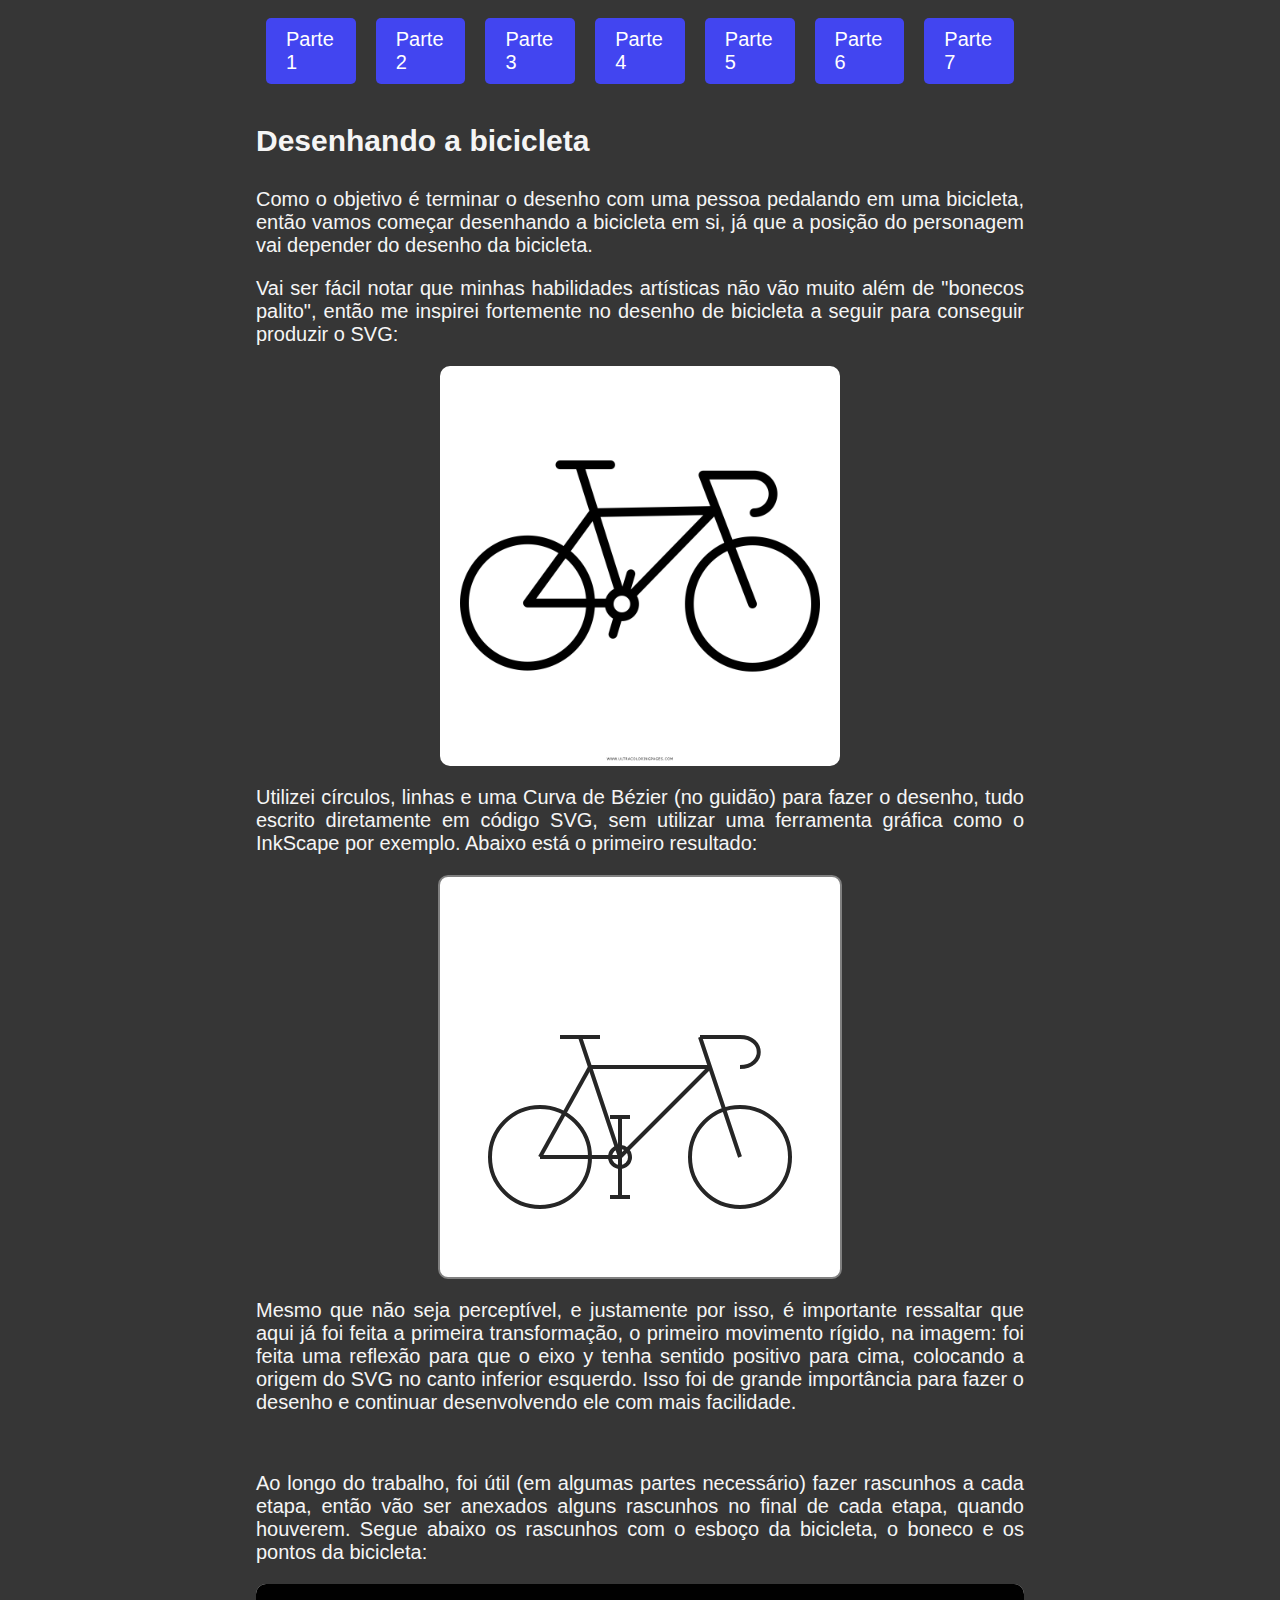
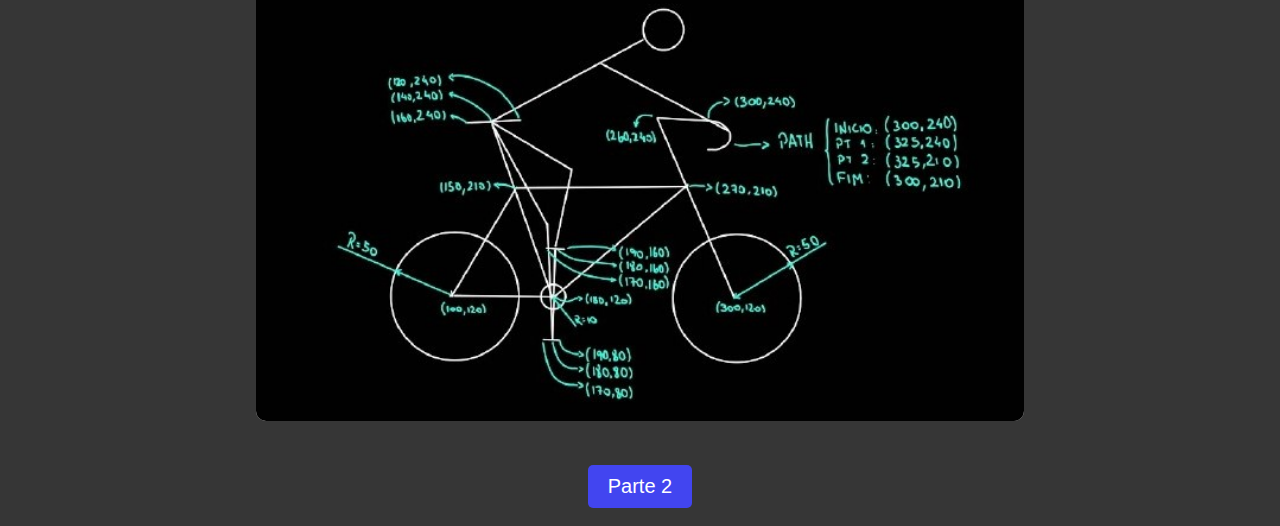
<file: index.html>
<!DOCTYPE html> <!-- Tipo do documento -->
<html lang="pt-br">
<!-- Idioma do documento -->


<!-- Pré definições do documento -->

<head>
	<!-- Codificação da página -->
	<meta charset="UTF-8">

	<!-- CSS -->
	<link rel="stylesheet" href="style.css" />
</head>


<!-- Corpo do documento -->

<body>

	<!-- Botões de navegação do topo da página -->
	<div class="botoes-paginas">
		<a href="index.html">Parte 1</a>
		<a href="parte_2.html">Parte 2</a>
		<a href="parte_3.html">Parte 3</a>
		<a href="parte_4.html">Parte 4</a>
		<a href="parte_5.html">Parte 5</a>
		<a href="parte_6.html">Parte 6</a>
		<a href="parte_7.html">Parte 7</a>
	</div>


	<!-- Comentários antes do SVG -->
	<h3>Desenhando a bicicleta</h3>
	<p>Como o objetivo é terminar o desenho com uma pessoa pedalando em uma bicicleta, então vamos começar desenhando a
		bicicleta em si, já que a posição do personagem vai depender do desenho da bicicleta.</p>
	<p>Vai ser fácil notar que minhas habilidades artísticas não vão muito além de "bonecos palito", então me inspirei
		fortemente no desenho de bicicleta a seguir para conseguir produzir o SVG:</p>
	<img src="imagens/bicicleta_inspiracao.png" alt="Desenho de bicicleta usado como base">
	<p>Utilizei círculos, linhas e uma Curva de Bézier (no guidão) para fazer o desenho, tudo escrito diretamente em
		código SVG, sem utilizar uma ferramenta gráfica como o InkScape por exemplo. Abaixo está o primeiro resultado:
	</p>


	<!-- Desenho SVG -->
	<svg class="bike" width=400 height=400 style="border:2px solid gray">
		<!-- https://www.ultracoloringpages.com/pt/p/bicicleta-desenho-para-colorir/f2f638f4c4646947e50cbd2223490a7d -->

		<!-- Rodas -->
		<circle cx=100 cy=120 r=50 />
		<circle cx=300 cy=120 r=50 />

		<!-- Estrado -->
		<line x1=100 y1=120 x2=180 y2=120 />
		<line x1=100 y1=120 x2=150 y2=210 />
		<line x1=180 y1=120 x2=140 y2=240 />
		<line x1=150 y1=210 x2=270 y2=210 />
		<line x1=180 y1=120 x2=270 y2=210 />
		<line x1=300 y1=120 x2=260 y2=240 />

		<!-- Guidão -->
		<line x1=300 y1=240 x2=260 y2=240 />
		<path d="M300 240 C 325,240 325,210 300,210" />

		<!-- Banco -->
		<line x1=120 y1=240 x2=160 y2=240 />

		<!-- Pedais - Eixo -->
		<circle cx=180 cy=120 r=10 />

		<!-- Pedais - Pedal 1 -->
		<line x1=180 y1=120 x2=180 y2=160 />
		<line x1=170 y1=160 x2=190 y2=160 />

		<!-- Pedais - Pedal 2 -->
		<line x1=180 y1=120 x2=180 y2=80 />
		<line x1=170 y1=80 x2=190 y2=80 />
	</svg>


	<!-- Comentários pós SVG -->
	<p>Mesmo que não seja perceptível, e justamente por isso, é importante ressaltar que aqui já foi feita a primeira
		transformação, o primeiro movimento rígido, na imagem: foi feita uma reflexão para que o eixo y tenha sentido
		positivo para cima, colocando a origem do SVG no canto inferior esquerdo. Isso foi de grande importância para
		fazer o desenho e continuar desenvolvendo ele com mais facilidade.</p>


	<!-- Rascunhos -->
	<br>
	<p>Ao longo do trabalho, foi útil (em algumas partes necessário) fazer rascunhos a cada etapa, então vão ser
		anexados alguns rascunhos no final de cada etapa, quando houverem. Segue abaixo os rascunhos com o esboço da
		bicicleta, o boneco e os pontos da bicicleta:</p>
	<img class="rascunhos" src="imagens/Pontos bicicleta.jpg" alt="Pontos da bicicleta">


	<!-- Botões de navegação do final da página -->
	<br>
	<div class="botoes-paginas">
		<a href="parte_2.html">Parte 2</a>
	</div>
</body>


</html>
</file>
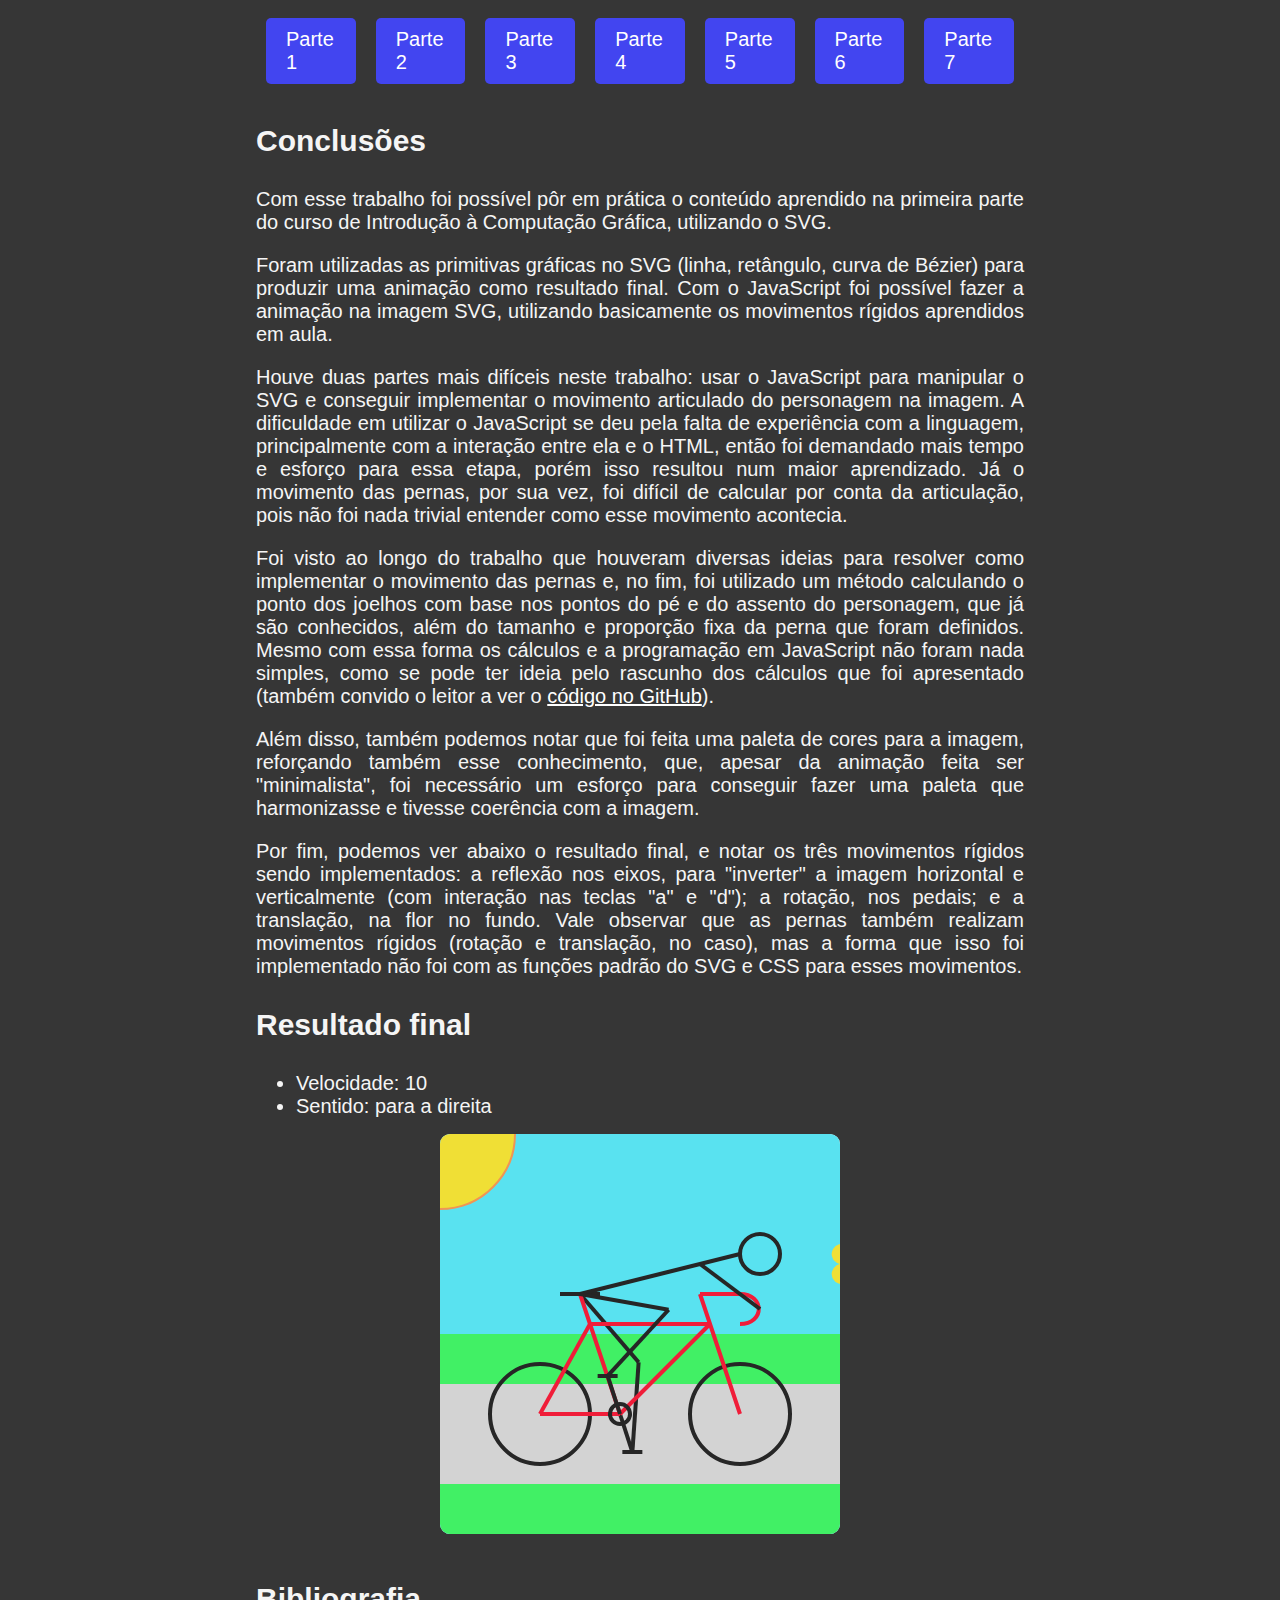
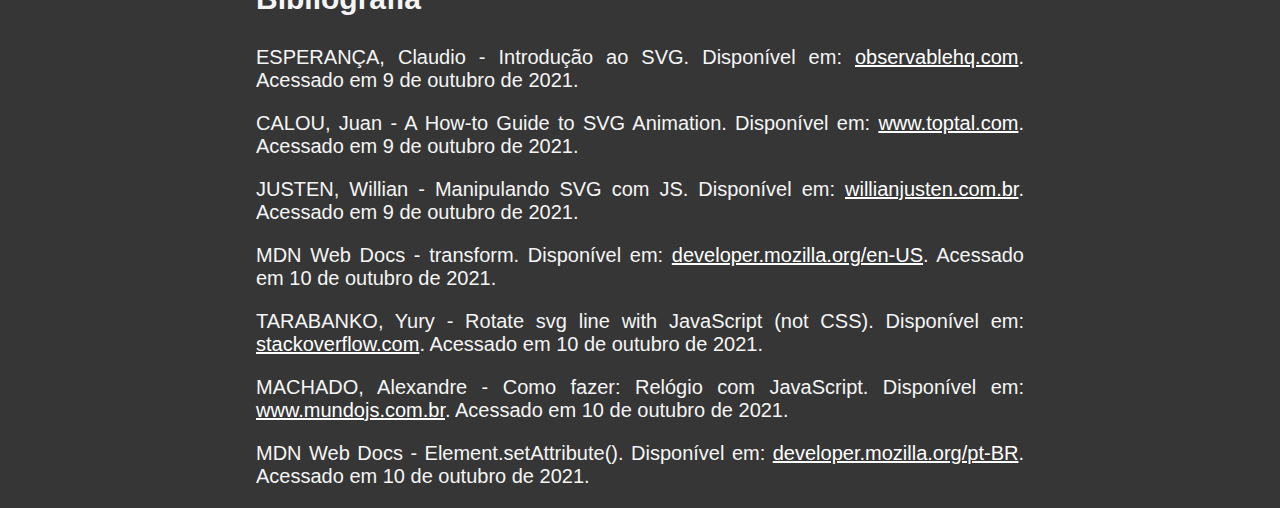
<file: conclusao.html>
<!DOCTYPE html> <!-- Tipo do documento -->
<html lang="pt-br">
<!-- Idioma do documento -->


<!-- Pré definições do documento -->

<head>
	<!-- Codificação da página -->
	<meta charset="UTF-8">

	<!-- CSS -->
	<link rel="stylesheet" href="style.css" />
</head>


<!-- Corpo do documento -->

<body>

	<!-- Botões de navegação do topo da página -->
	<div class="botoes-paginas">
		<a href="index.html">Parte 1</a>
		<a href="parte_2.html">Parte 2</a>
		<a href="parte_3.html">Parte 3</a>
		<a href="parte_4.html">Parte 4</a>
		<a href="parte_5.html">Parte 5</a>
		<a href="parte_6.html">Parte 6</a>
		<a href="parte_7.html">Parte 7</a>
	</div>

	<!-- Conclusão -->
	<h3>Conclusões</h3>
	<p>Com esse trabalho foi possível pôr em prática o conteúdo aprendido na primeira parte do curso de Introdução à
		Computação Gráfica, utilizando o SVG.</p>
	<p>Foram utilizadas as primitivas gráficas no SVG (linha, retângulo, curva de Bézier) para produzir uma animação
		como resultado final. Com o JavaScript foi possível fazer a animação na imagem SVG, utilizando basicamente os
		movimentos rígidos aprendidos em aula.</p>
	<p>Houve duas partes mais difíceis neste trabalho: usar o JavaScript para manipular o SVG e conseguir implementar o
		movimento articulado do personagem na imagem. A dificuldade em utilizar o JavaScript se deu pela falta de
		experiência com a linguagem, principalmente com a interação entre ela e o HTML, então foi demandado mais tempo e
		esforço para essa etapa, porém isso resultou num maior aprendizado. Já o movimento das pernas, por sua
		vez, foi difícil de calcular por conta da articulação, pois não foi nada trivial entender como esse movimento
		acontecia.</p>
	<p>Foi visto ao longo do trabalho que houveram diversas ideias para resolver como implementar o movimento das pernas
		e, no fim, foi utilizado um método calculando o ponto dos joelhos com base nos pontos do pé e do assento do
		personagem, que já são conhecidos, além do tamanho e proporção fixa da perna que foram definidos. Mesmo com essa
		forma os cálculos e a programação em JavaScript não foram nada simples, como se pode ter ideia pelo rascunho dos
		cálculos que foi apresentado (também convido o leitor a ver o <a href="https://github.com/BrunoFornaro/Trabalho-SVG-Introducao-a-computacao-grafica" target="_blank">código no GitHub</a>).</p>
	<p>Além disso, também podemos notar que foi feita uma paleta de cores para a imagem, reforçando também esse
		conhecimento, que, apesar da animação feita ser "minimalista", foi necessário um esforço para conseguir fazer uma
		paleta que harmonizasse e tivesse coerência com a imagem.</p>
	<p>Por fim, podemos ver abaixo o resultado final, e notar os três movimentos rígidos sendo implementados: a reflexão
		nos eixos, para "inverter" a imagem horizontal e verticalmente (com interação nas teclas "a" e "d"); a rotação,
		nos pedais; e a translação, na flor no fundo. Vale observar que as pernas também realizam movimentos rígidos
		(rotação e translação, no caso), mas a forma que isso foi implementado não foi com as funções padrão do SVG e
		CSS para esses movimentos.</p>


	<h3>Resultado final</h3>
	<!-- Dados atuais da animação -->
	<ul>
		<li id="velocidade"></li>
		<li id="sentido"></li>
	</ul>


	<!-- Desenho SVG -->
	<svg class="bike" id="bike" width=400 height=400>
		<!-- Fundo -->
		<rect id="ceu" x=0 y=0 width=400 height=400 />
		<rect id="grama" x=0 y=0 width=400 height=200 />
		<rect id="estrada" x=0 y=50 width=400 height=100 />
		<circle id="sol" cx=0 cy=400 r=75 />


		<!-- Florzinha -->
		<g id="flor">
			<!-- Caule -->
			<line x1=100 y1=190 x2=100 y2=270 />

			<!-- Pétalas -->
			<g id="petalas">
				<circle cx=100 cy=250 r=10 transform="rotate(0,100,270)" />
				<circle cx=100 cy=250 r=10 transform="rotate(60,100,270)" />
				<circle cx=100 cy=250 r=10 transform="rotate(120,100,270)" />
				<circle cx=100 cy=250 r=10 transform="rotate(180,100,270)" />
				<circle cx=100 cy=250 r=10 transform="rotate(240,100,270)" />
				<circle cx=100 cy=250 r=10 transform="rotate(300,100,270)" />
			</g>

			<!-- Centro da flor -->
			<circle cx=100 cy=270 r=15 transform="rotate(300,100,270)" />
		</g>


		<!-- Perna 1 -->
		<!-- Valores zero são inseridos com JavaScript -->
		<!-- Coxa -->
		<line id="canela_1" x1=0 y1=0 x2=0 y2=0 />
		<!-- Canela -->
		<line id="coxa_1" x1=140 y1=240 x2=0 y2=0 />

		<!-- Pedal 1 -->
		<g id="pedal_tras">
			<!-- Haste -->
			<line id="haste_1" x1=180 y1=120 x2=180 y2=160 />
			<!-- Pedal -->
			<line id="pedal_1" x1=170 y1=160 x2=190 y2=160 />
		</g>

		<!-- Bicicleta -->
		<!-- Rodas -->
		<circle cx=100 cy=120 r=50 />
		<circle cx=300 cy=120 r=50 />

		<g id="metal_bicicleta">
			<!-- Estrado -->
			<line x1=100 y1=120 x2=180 y2=120 />
			<line x1=100 y1=120 x2=150 y2=210 />
			<line x1=180 y1=120 x2=140 y2=240 />
			<line x1=150 y1=210 x2=270 y2=210 />
			<line x1=180 y1=120 x2=270 y2=210 />
			<line x1=300 y1=120 x2=260 y2=240 />


			<!-- Guidão -->
			<line x1=300 y1=240 x2=260 y2=240 />
			<path d="M300 240 C 325,240 325,210 300,210" />
		</g>

		<!-- Banco -->
		<line x1=120 y1=240 x2=160 y2=240 />


		<!-- Pedal - Eixo -->
		<circle cx=180 cy=120 r=10 />


		<!-- Pedal 1 -->
		<g id="pedal_frente">
			<!-- Haste -->
			<line x1=180 y1=120 x2=180 y2=80 />
			<!-- Pedal -->
			<line id="pedal_2" x1=170 y1=80 x2=190 y2=80 />
		</g>

		<!-- Tronco -->
		<line x1=140 y1=240 x2=300 y2=280 />

		<!-- Cabeça -->
		<circle cx=320 cy=280 r=20 />

		<!-- Braços -->
		<line x1=260 y1=270 x2=320 y2=225 />
		<!-- Vale ser honesto que a posição da mão foi feita no olho até ficar bom-->

		<!-- Perna 2 -->
		<!-- Coxa -->
		<line id="canela_2" x1=0 y1=0 x2=0 y2=0 />
		<!-- Canela -->
		<line id="coxa_2" x1=140 y1=240 x2=0 y2=0 />

	</svg>

	<!-- Bibliografia -->
	<br>
	<h3>Bibliografia</h3>
	<p>ESPERANÇA, Claudio - Introdução ao SVG. Disponível em: <a
			href="https://observablehq.com/@esperanc/introducao-ao-svg" target="_blank">observablehq.com</a>. Acessado
		em 9 de outubro de 2021.</p>
	<p>CALOU, Juan - A How-to Guide to SVG Animation. Disponível em: <a
			href="https://www.toptal.com/front-end/svg-animation-guide" target="_blank">www.toptal.com</a>. Acessado em
		9 de outubro de 2021.</p>
	<p>JUSTEN, Willian - Manipulando SVG com JS. Disponível em: <a
			href="https://willianjusten.com.br/manipulando-svg-com-js" target="_blank">willianjusten.com.br</a>.
		Acessado em 9 de outubro de 2021.</p>
	<p>MDN Web Docs - transform. Disponível em: <a
			href="https://developer.mozilla.org/en-US/docs/Web/SVG/Attribute/transform"
			target="_blank">developer.mozilla.org/en-US</a>. Acessado em 10 de outubro de 2021.</p>
	<p>TARABANKO, Yury - Rotate svg line with JavaScript (not CSS). Disponível em: <a
			href="https://stackoverflow.com/questions/38375573/rotate-svg-line-with-javascript-not-css"
			target="_blank">stackoverflow.com</a>. Acessado em 10 de outubro de 2021.</p>
	<p>MACHADO, Alexandre - Como fazer: Relógio com JavaScript. Disponível em: <a
			href="https://www.mundojs.com.br/2019/08/08/como-fazer-relogio-com-javascript/"
			target="_blank">www.mundojs.com.br</a>. Acessado em 10 de outubro de 2021.</p>
	<p>MDN Web Docs - Element.setAttribute(). Disponível em: <a
			href="https://developer.mozilla.org/pt-BR/docs/Web/API/Element/setAttribute"
			target="_blank">developer.mozilla.org/pt-BR</a>. Acessado em 10 de outubro de 2021.</p>

	<!-- JavaScript -->
	<script>

		/* Declaraçao das variáveis */
		// Variáveis com os elementos SVG e HTML, pelo id
		var bike = document.getElementById("bike");
		var pedal_tras = document.getElementById("pedal_tras");
		var pedal_frente = document.getElementById("pedal_frente");
		var pedal_1 = document.getElementById("pedal_1");
		var pedal_2 = document.getElementById("pedal_2");
		var canela_1 = document.getElementById("canela_1");
		var coxa_1 = document.getElementById("coxa_1");
		var canela_2 = document.getElementById("canela_2");
		var coxa_2 = document.getElementById("coxa_2");
		var flor = document.getElementById("flor");

		// Variáveis para calcular o ponto do joelho
		var ponto_c = 0;
		var vetor_cd = 0;
		var vetor_bc = 0;
		var modulo_cd = 0;
		var modulo_bc = 0;

		// Variáveis para a animação
		var contador = 0; // Contador para incrementar os movimentos da animação
		var velocidade = 1; // Variável para o controle da velocidade
		var mensagem_lado = "direita"; // Variável para o controle do lado atual e exibibir o lado atual

		/* Função para a animação ser atualizada */
		function animar() {

			/* Função do evento de pressionar tecla */
			document.onkeydown = function () {
				var botao_pressionado = event.key; // Armazena o botão pressionado na variável botão pressionado
				if (botao_pressionado == "s") { // Se o botão pressionador for "s"
					velocidade -= 0.1; // Aumenta a velocidade
				}
				if (botao_pressionado == "w") { // Se o botão pressionador for "w"
					velocidade += 0.1; // Diminui a velocidade

				}
				if (botao_pressionado == "a") { // Se o botão pressionador for "a"
					mensagem_lado = "esquerda"; // Altera o lado da imagem
				}
				if (botao_pressionado == "d") { // Se o botão pressionador for "d"
					mensagem_lado = "direita"; // Altera o lado da imagem
				}
				if (velocidade > 5) { // Limitador superior da velocidade
					velocidade = 5;
				}
				if (velocidade < 0) { // Limitador inferior da velocidade
					velocidade = 0;
				}
			}

			/* Exibe os textos com a velocidade e sentido atuais */
			document.getElementById('velocidade').textContent = "Velocidade: " + Math.round(velocidade * 10);
			document.getElementById('sentido').textContent = "Sentido: para a " + mensagem_lado;

			/* Contador */
			contador = contador - velocidade; // Incrementa o contador (subtrai de acordo com a velocidade atual)

			/* Movimentos rígidos de rotação e translação */
			pedal_tras.setAttribute("transform", "rotate(" + (contador) + ",180,120)"); // Rotação do conjunto (haste e pedal) do pedal de trás
			pedal_frente.setAttribute("transform", "rotate(" + (contador) + ",180,120)"); // Rotação do conjunto (haste e pedal) do pedal da frente
			pedal_1.setAttribute("transform", "rotate(" + (-contador) + ",180,160)"); // Rotação do pedal de trás
			pedal_2.setAttribute("transform", "rotate(" + (-contador) + ",180,80)"); // Rotação do pedal da frente
			flor.setAttribute("transform", "translate(" + (((contador / 2) % 600) + 400) + ",0)"); // Translação da flor

			/* Chamando a função para calcular a posição dos pés e dos joelhos e definir as coordenadas das pernas nas posições atuais */
			desenhar_perna(pedal_1, canela_1, coxa_1, mensagem_lado); // Perna 1 (de trás)
			desenhar_perna(pedal_2, canela_2, coxa_2, mensagem_lado); // Perna 2 (da frente)

			setTimeout(animar, 1); // Define o timeout para a animação atualizar a cada milisegundo
		}

		/* Função para calcular o ponto do joelho */
		function ponto_joelho(pe) {

			ponto_c = [(140 + pe[0]) / 2, (240 + pe[1]) / 2]; // Calcula o ponto c (ponto médio entre a e b - entre o banco e o pé)

			vetor_bc = [(140 - pe[0]) / 2, (240 - pe[1]) / 2]; // Calcula o vetor bc

			vetor_cd = [vetor_bc[1], -vetor_bc[0]]; // Calcula o vetor cd, ortogonal a bc

			modulo_bc = Math.pow(vetor_bc[0], 2) + Math.pow(vetor_bc[1], 2); // Calcula o quadrado do módulo de bc

			modulo_cd = Math.pow(8100 - modulo_bc, (1 / 2)); // Calcula o módulo de cd

			modulo_bc = Math.pow(modulo_bc, (1 / 2)); // Calcula o módulo de bc

			modulo_cd = (modulo_cd / modulo_bc); // Calcula o ajuste no módulo de cd para a perna ter sempre tamanho e porporção fixos

			ponto_d = [ponto_c[0] + (vetor_cd[0] * modulo_cd), ponto_c[1] + (vetor_cd[1] * modulo_cd)]; // Calcula o ponto d (joelho)

			return ponto_d; // Retorna o ponto d
		}

		/* Função para desenhar a perna (verifica a posição atual dos pés, chama a função que calcula o ponto do joelho e define as coordenadas da perna na posição atual)*/
		function desenhar_perna(pedal, canela, coxa, sentido) {
			var retangulo_pedal = pedal.getBoundingClientRect(); // Identifica a posição e tamanho do retângulo do pedal na posição atual
			var retangulo_desenho = bike.getBoundingClientRect(); // Identifica a posição e tamanho do retângulo do desenho todo (a posição dos retângulos se altera conforme se caminha pela página)

			x_pe = (retangulo_pedal.x - retangulo_desenho.x + 10); // Calcula a posição (x) atual que o pé deve estar (considerando o retângulo do SVG, o retângulo do pedal e o tamanho do pedal)
			y_pe = (400 + retangulo_desenho.y - retangulo_pedal.y); // Calcula a posição (y) atual que o pé deve estar (considerando o retângulo do SVG e o retângulo do pedal)

			if (sentido == "esquerda") { // Se o sentido for definido para a esqueda
				bike.setAttribute("style", "transform: rotateX(180deg) rotateY(180deg)"); // Reflete a imagem para o personagem ir para a esquerda
				x_pe = 400 - x_pe; // Corrige a posição (x) atual do pé (largura da imagem SVG - posição do pé antes da reflexão)
			}
			if (sentido == "direita") { // Se o sentido for definido para a direita

				bike.setAttribute("style", "transform: rotateX(180deg)"); // Reflete a imagem para o personagem ir para a direita
			}

			/* Chama a função para calcular o ponto do joelho */
			ponto = ponto_joelho([x_pe, y_pe]);

			/* Define os valores das coordenadas das pernas para ela ser desenhada corretamente a cada atualização na animação */
			canela.setAttribute("x1", x_pe);
			canela.setAttribute("y1", y_pe);
			canela.setAttribute("x2", ponto[0]);
			canela.setAttribute("y2", ponto[1]);
			coxa.setAttribute("x2", ponto[0]);
			coxa.setAttribute("y2", ponto[1]);

		}

		animar(); // Chama a função para animar a imagem

	</script>
</body>

</html>
</file>
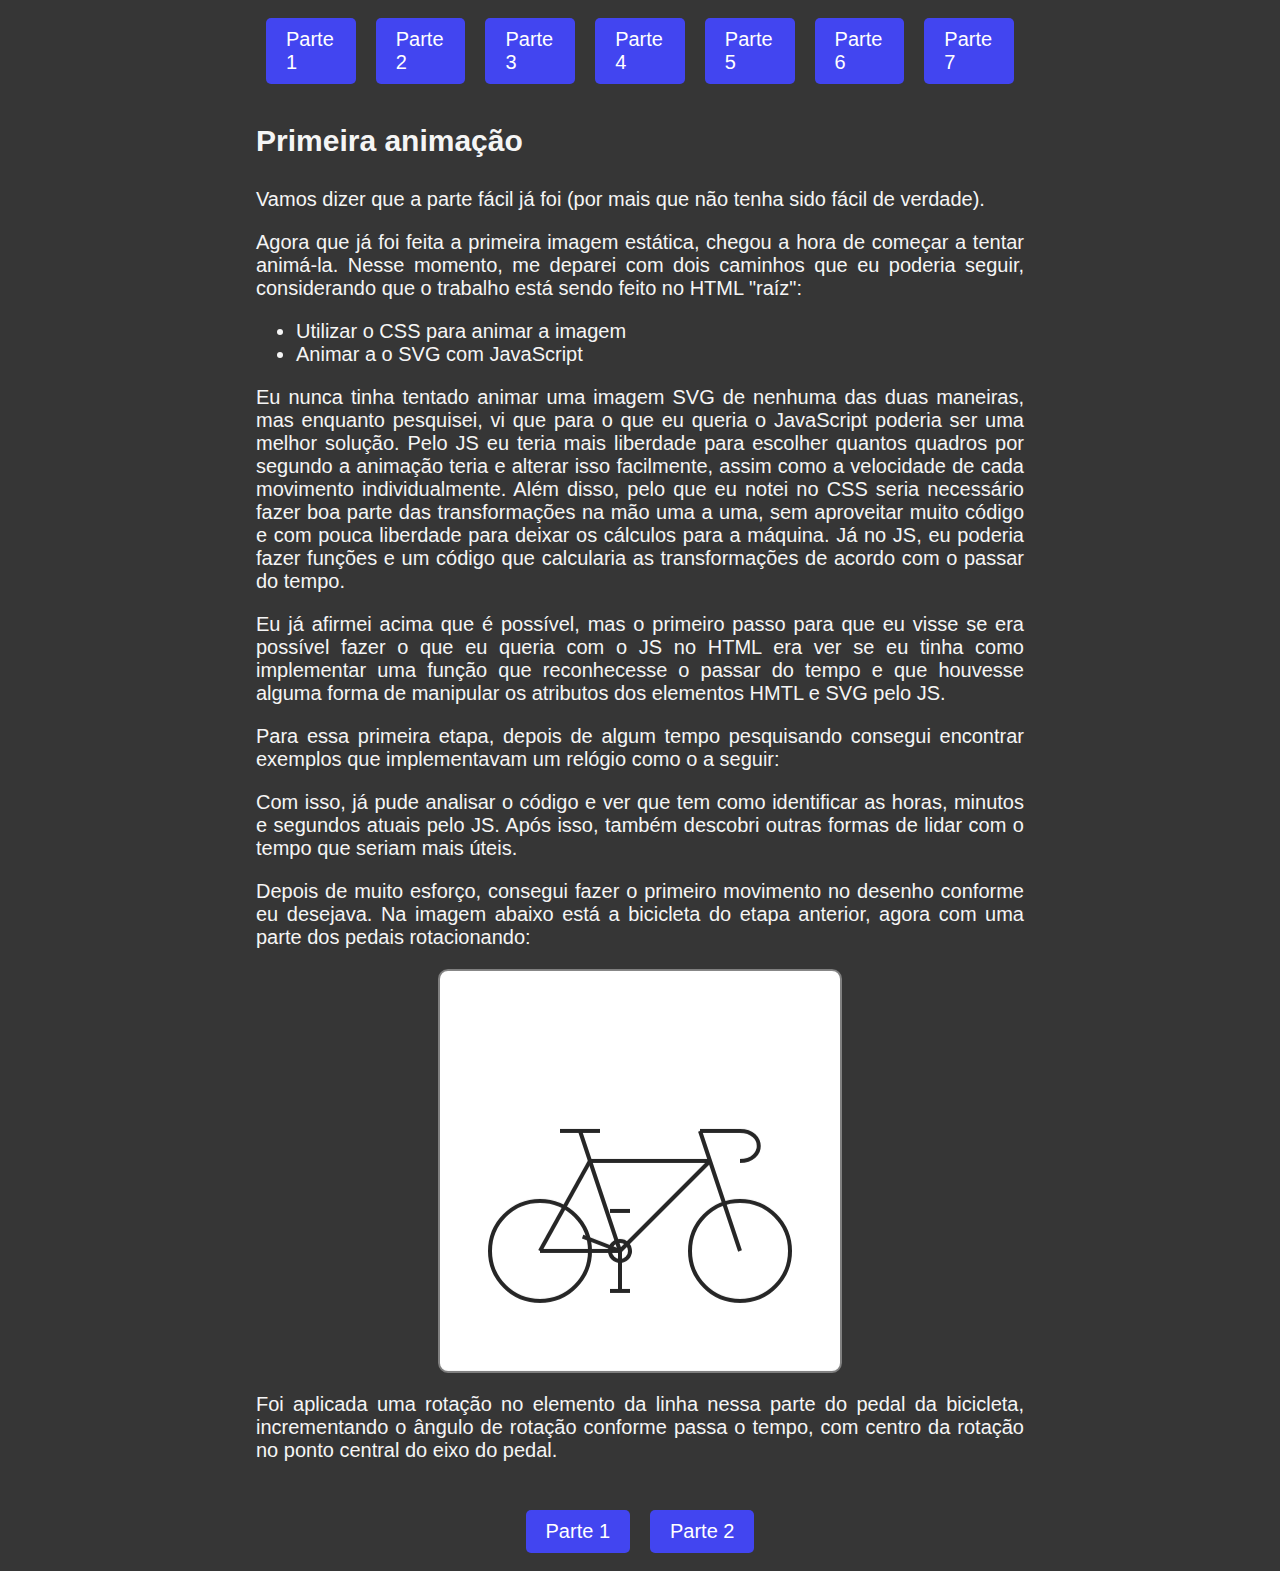
<file: parte_2.html>
<!DOCTYPE html> <!-- Tipo do documento -->
<html lang="pt-br">
<!-- Idioma do documento -->


<!-- Pré definições do documento -->

<head>
	<!-- Codificação da página -->
	<meta charset="UTF-8">

	<!-- CSS -->
	<link rel="stylesheet" href="style.css" />
</head>


<!-- Corpo do documento -->

<body>

	<!-- Botões de navegação do topo da página -->
	<div class="botoes-paginas">
		<a href="index.html">Parte 1</a>
		<a href="parte_2.html">Parte 2</a>
		<a href="parte_3.html">Parte 3</a>
		<a href="parte_4.html">Parte 4</a>
		<a href="parte_5.html">Parte 5</a>
		<a href="parte_6.html">Parte 6</a>
		<a href="parte_7.html">Parte 7</a>
	</div>


	<!-- Comentários antes do SVG -->
	<h3>Primeira animação</h3>
	<p>Vamos dizer que a parte fácil já foi (por mais que não tenha sido fácil de verdade).</p>
	<p>Agora que já foi feita a primeira imagem estática, chegou a hora de começar a tentar animá-la. Nesse momento, me
		deparei com dois caminhos que eu poderia seguir, considerando que o trabalho está sendo feito no HTML "raíz":
	</p>
	<ul>
		<li>Utilizar o CSS para animar a imagem</li>
		<li>Animar a o SVG com JavaScript</li>
	</ul>
	<p>Eu nunca tinha tentado animar uma imagem SVG de nenhuma das duas maneiras, mas enquanto pesquisei, vi que para o
		que eu queria o JavaScript poderia ser uma melhor solução. Pelo JS eu teria mais liberdade para escolher quantos
		quadros por segundo a animação teria e alterar isso facilmente, assim como a velocidade de cada movimento
		individualmente. Além disso, pelo que eu notei no CSS seria necessário fazer boa parte das transformações na mão
		uma a uma, sem aproveitar muito código e com pouca liberdade para deixar os cálculos para a máquina. Já no JS,
		eu poderia fazer funções e um código que calcularia as transformações de acordo com o passar do tempo.</p>
	<p>Eu já afirmei acima que é possível, mas o primeiro passo para que eu visse se era possível fazer o que eu queria
		com o JS no HTML era ver se eu tinha como implementar uma função que reconhecesse o passar do tempo e que
		houvesse alguma forma de manipular os atributos dos elementos HMTL e SVG pelo JS.</p>
	<p>Para essa primeira etapa, depois de algum tempo pesquisando consegui encontrar exemplos que implementavam um
		relógio como o a seguir:</p>
	<p id="hora"></p>
	<p>Com isso, já pude analisar o código e ver que tem como identificar as horas, minutos e segundos atuais pelo JS.
		Após isso, também descobri outras formas de lidar com o tempo que seriam mais úteis.</p>
	<p>Depois de muito esforço, consegui fazer o primeiro movimento no desenho conforme eu desejava. Na imagem abaixo
		está a bicicleta do etapa anterior, agora com uma parte dos pedais rotacionando:</p>


	<!-- Desenho SVG -->
	<svg class="bike" id="bike" width=400 height=400 style="border:2px solid gray">

		<!-- Rodas -->
		<circle cx=100 cy=120 r=50 />
		<circle cx=300 cy=120 r=50 />

		<!-- Estrado -->
		<line x1=100 y1=120 x2=180 y2=120 />
		<line x1=100 y1=120 x2=150 y2=210 />
		<line x1=180 y1=120 x2=140 y2=240 />
		<line x1=150 y1=210 x2=270 y2=210 />
		<line x1=180 y1=120 x2=270 y2=210 />
		<line x1=300 y1=120 x2=260 y2=240 />

		<!-- Guidão -->
		<line x1=300 y1=240 x2=260 y2=240 />
		<path d="M300 240 C 325,240 325,210 300,210" />

		<!-- Banco -->
		<line x1=120 y1=240 x2=160 y2=240 />

		<!-- Pedais - Eixo -->
		<circle cx=180 cy=120 r=10 />

		<!-- Pedais - Pedal 1 -->
		<line id="haste-1" x1=180 y1=120 x2=180 y2=160 />
		<line x1=170 y1=160 x2=190 y2=160 />

		<!-- Pedais - Pedal 2 -->
		<line x1=180 y1=120 x2=180 y2=80 />
		<line x1=170 y1=80 x2=190 y2=80 />
	</svg>


	<!-- Comentários pós SVG -->
	<p>Foi aplicada uma rotação no elemento da linha nessa parte do pedal da bicicleta, incrementando o ângulo de
		rotação conforme passa o tempo, com centro da rotação no ponto central do eixo do pedal.</p>


	<!-- Botões de navegação do final da página -->
	<br>
	<div class="botoes-paginas">
		<a href="parte_1.html">Parte 1</a>
		<a href="parte_3.html">Parte 2</a>
	</div>


	<!-- JavaScript -->
	<script>

		/* Função para criar o relógio */
		setInterval(function () {
			let novaHora = new Date();
			let hora = novaHora.getHours(); // Busca a hora atual e armazena
			let minuto = novaHora.getMinutes(); // Busca o minuto atual e armazena
			let segundo = novaHora.getSeconds(); // Busca o segundo atual e armazena
			minuto = zero(minuto); // Chamamos a função zeros para o número dos minutos e segundos sempre ter dois dígitos (inclui o zero à esquerda)
			segundo = zero(segundo);
			document.getElementById('hora').textContent = hora + ':' + minuto + ':' + segundo; // Escreve o relógio no HTML
		}, 1000)

		/* Função para concatenar zero */
		function zero(x) {
			if (x < 10) { // Se o valor for menor que 10 
				x = '0' + x; // Concatena o zero à esquerda
			} return x; // Retorna o valor (string) com o padrão de dois dígitos
		}

		/* Declaraçao das variáveis */
		// Variáveis com os elementos SVG e HTML, pelo id
		var haste_1 = document.getElementById("haste-1"); // Variável da haste-1 do SVG

		// Variáveis para a animação
		var contador = 0; // Contador para incrementar a transformação (movimento rígido)

		/* Função para a animação ser atualizada */
		function animar() {
			haste_1.setAttribute("transform", "rotate(" + (contador++) + ",180,120)"); // Incrementa o contador e implementa a rotação na haste-1
			setTimeout(animar, 10); // Define o timeout para a animação atualizar a cada 10 milisegundos
		}

		animar(); // Chama a função para animar a imagem

	</script>

</body>


</html>
</file>
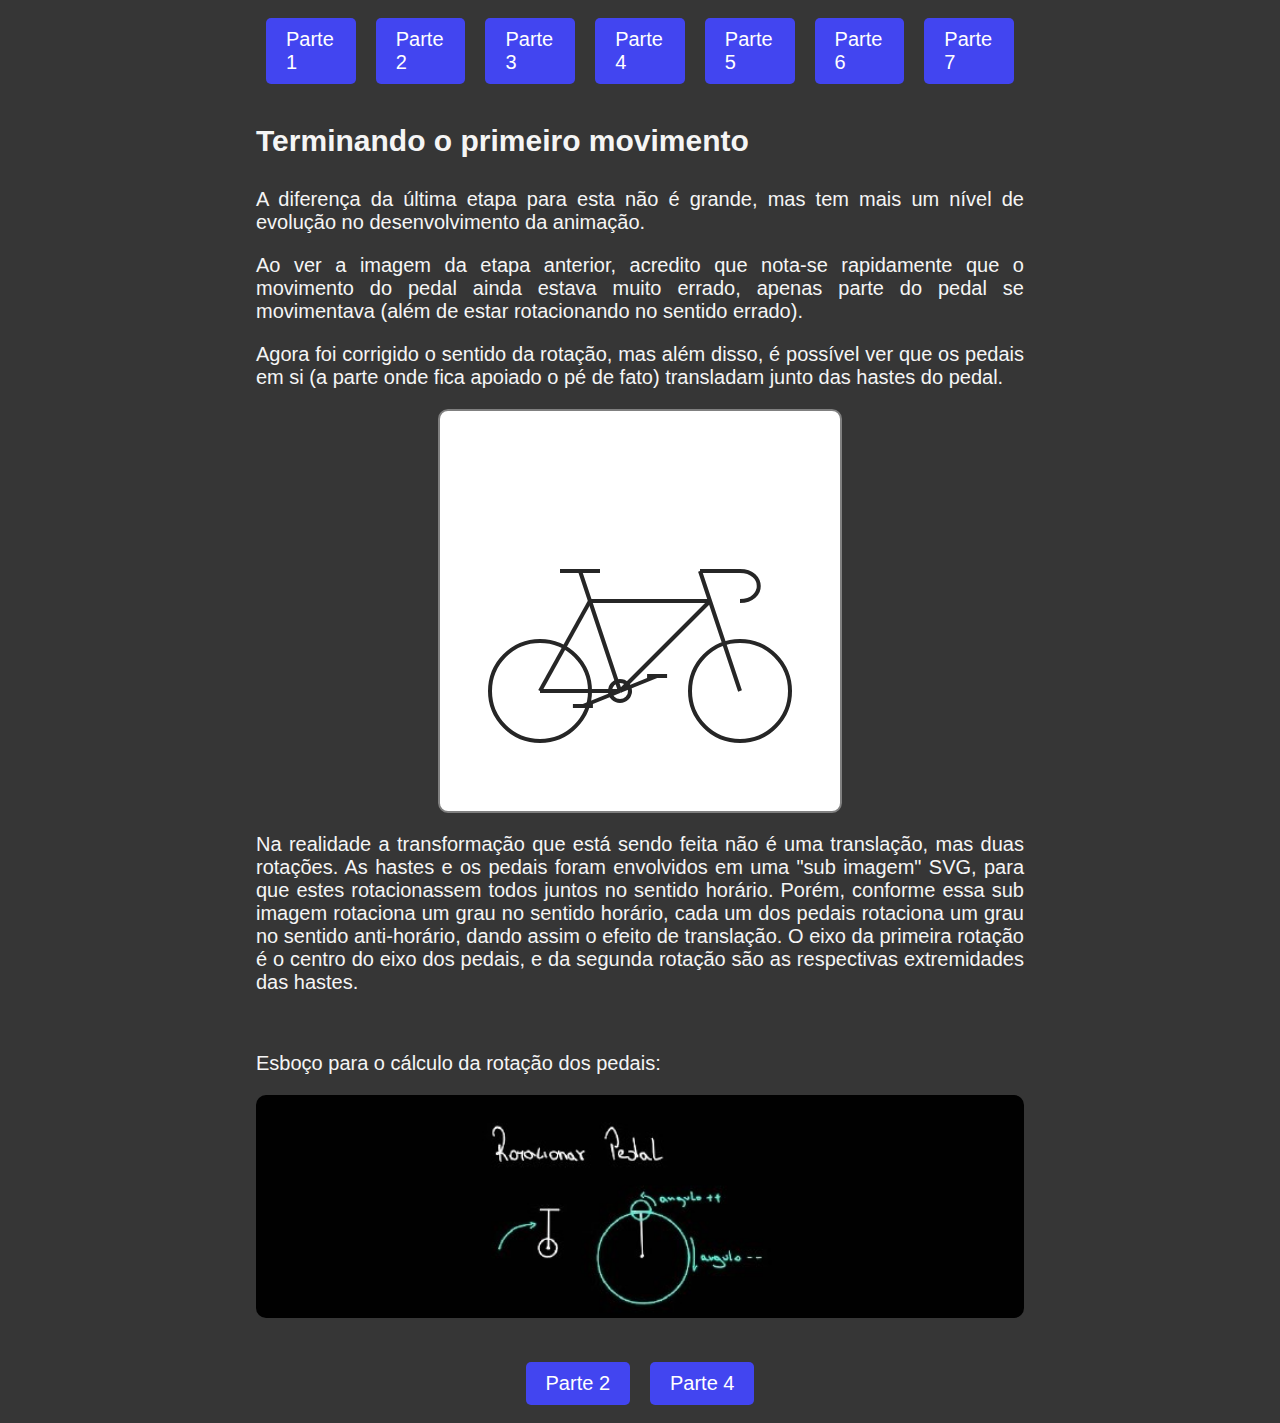
<file: parte_3.html>
<!DOCTYPE html> <!-- Tipo do documento -->
<html lang="pt-br">
<!-- Idioma do documento -->


<!-- Pré definições do documento -->

<head>
	<!-- Codificação da página -->
	<meta charset="UTF-8">

	<!-- CSS -->
	<link rel="stylesheet" href="style.css" />
</head>


<!-- Corpo do documento -->

<body>

	<!-- Botões de navegação do topo da página -->
	<div class="botoes-paginas">
		<a href="index.html">Parte 1</a>
		<a href="parte_2.html">Parte 2</a>
		<a href="parte_3.html">Parte 3</a>
		<a href="parte_4.html">Parte 4</a>
		<a href="parte_5.html">Parte 5</a>
		<a href="parte_6.html">Parte 6</a>
		<a href="parte_7.html">Parte 7</a>
	</div>


	<!-- Comentários antes do SVG -->
	<h3>Terminando o primeiro movimento</h3>
	<p>A diferença da última etapa para esta não é grande, mas tem mais um nível de evolução no desenvolvimento da
		animação.</p>
	<p>Ao ver a imagem da etapa anterior, acredito que nota-se rapidamente que o movimento do pedal ainda estava muito
		errado, apenas parte do pedal se movimentava (além de estar rotacionando no sentido errado).</p>
	<p>Agora foi corrigido o sentido da rotação, mas além disso, é possível ver que os pedais em si (a parte onde fica
		apoiado o pé de fato) transladam junto das hastes do pedal.</p>


	<!-- Desenho SVG -->
	<svg class="bike" id="bike" width=400 height=400 style="border:2px solid gray">

		<!-- Rodas -->
		<circle cx=100 cy=120 r=50 />
		<circle cx=300 cy=120 r=50 />

		<!-- Estrado -->
		<line x1=100 y1=120 x2=180 y2=120 />
		<line x1=100 y1=120 x2=150 y2=210 />
		<line x1=180 y1=120 x2=140 y2=240 />
		<line x1=150 y1=210 x2=270 y2=210 />
		<line x1=180 y1=120 x2=270 y2=210 />
		<line x1=300 y1=120 x2=260 y2=240 />

		<!-- Guidão -->
		<line x1=300 y1=240 x2=260 y2=240 />
		<path d="M300 240 C 325,240 325,210 300,210" />

		<!-- Banco -->
		<line x1=120 y1=240 x2=160 y2=240 />

		<!-- Pedais - Eixo -->
		<circle cx=180 cy=120 r=10 />

		<!-- Pedais Conjunto -->
		<g id="pedais">
			<!-- Pedais - Pedal 1 -->
			<line id="haste-1" x1=180 y1=120 x2=180 y2=160 />
			<line id="pedal_1" x1=170 y1=160 x2=190 y2=160 />

			<!-- Pedais - Pedal 2 -->
			<line x1=180 y1=120 x2=180 y2=80 />
			<line id="pedal_2" x1=170 y1=80 x2=190 y2=80 />
		</g>
	</svg>


	<!-- Comentários pós SVG -->
	<p>Na realidade a transformação que está sendo feita não é uma translação, mas duas rotações. As hastes e os pedais
		foram envolvidos em uma "sub imagem" SVG, para que estes rotacionassem todos juntos no sentido horário. Porém,
		conforme essa sub imagem rotaciona um grau no sentido horário, cada um dos pedais rotaciona um grau no sentido
		anti-horário, dando assim o efeito de translação. O eixo da primeira rotação é o centro do eixo dos pedais, e da
		segunda rotação são as respectivas extremidades das hastes.</p>


	<!-- Rascunhos -->
	<br>
	<p>Esboço para o cálculo da rotação dos pedais:</p>
	<img class="rascunhos" src="imagens/Rotação do pedal.jpg" alt="Cálculo rotação dos pedais">


	<!-- Botões de navegação do final da página -->
	<br>
	<div class="botoes-paginas">
		<a href="parte_2.html">Parte 2</a>
		<a href="parte_4.html">Parte 4</a>
	</div>


	<!-- JavaScript -->
	<script>

		/* Declaraçao das variáveis */
		// Variáveis com os elementos SVG e HTML, pelo id
		var pedais = document.getElementById("pedais");
		var pedal_1 = document.getElementById("pedal_1");
		var pedal_2 = document.getElementById("pedal_2");

		// Variáveis para a animação
		var contador = 0; // Contador para incrementar as transformações (movimento rígido)

		/* Função para a animação ser atualizada */
		function animar() {

			contador -= 1; // Incrementa o contador (subtrai 1 a cada atualização)

			/* Movimentos rígidos de rotação e translação */
			pedais.setAttribute("transform", "rotate(" + (contador) + ",180,120)"); // Rotação do conjunto dos pedais
			pedal_1.setAttribute("transform", "rotate(" + (-contador) + ",180,160)"); // Rotação do pedal 1
			pedal_2.setAttribute("transform", "rotate(" + (-contador) + ",180,80)"); // Rotação do pedal 2

			setTimeout(animar, 10); // Define o timeout para a animação atualizar a cada 10 milisegundos

		}

		animar(); // Chama a função para animar a imagem

	</script>

</body>


</html>
</file>
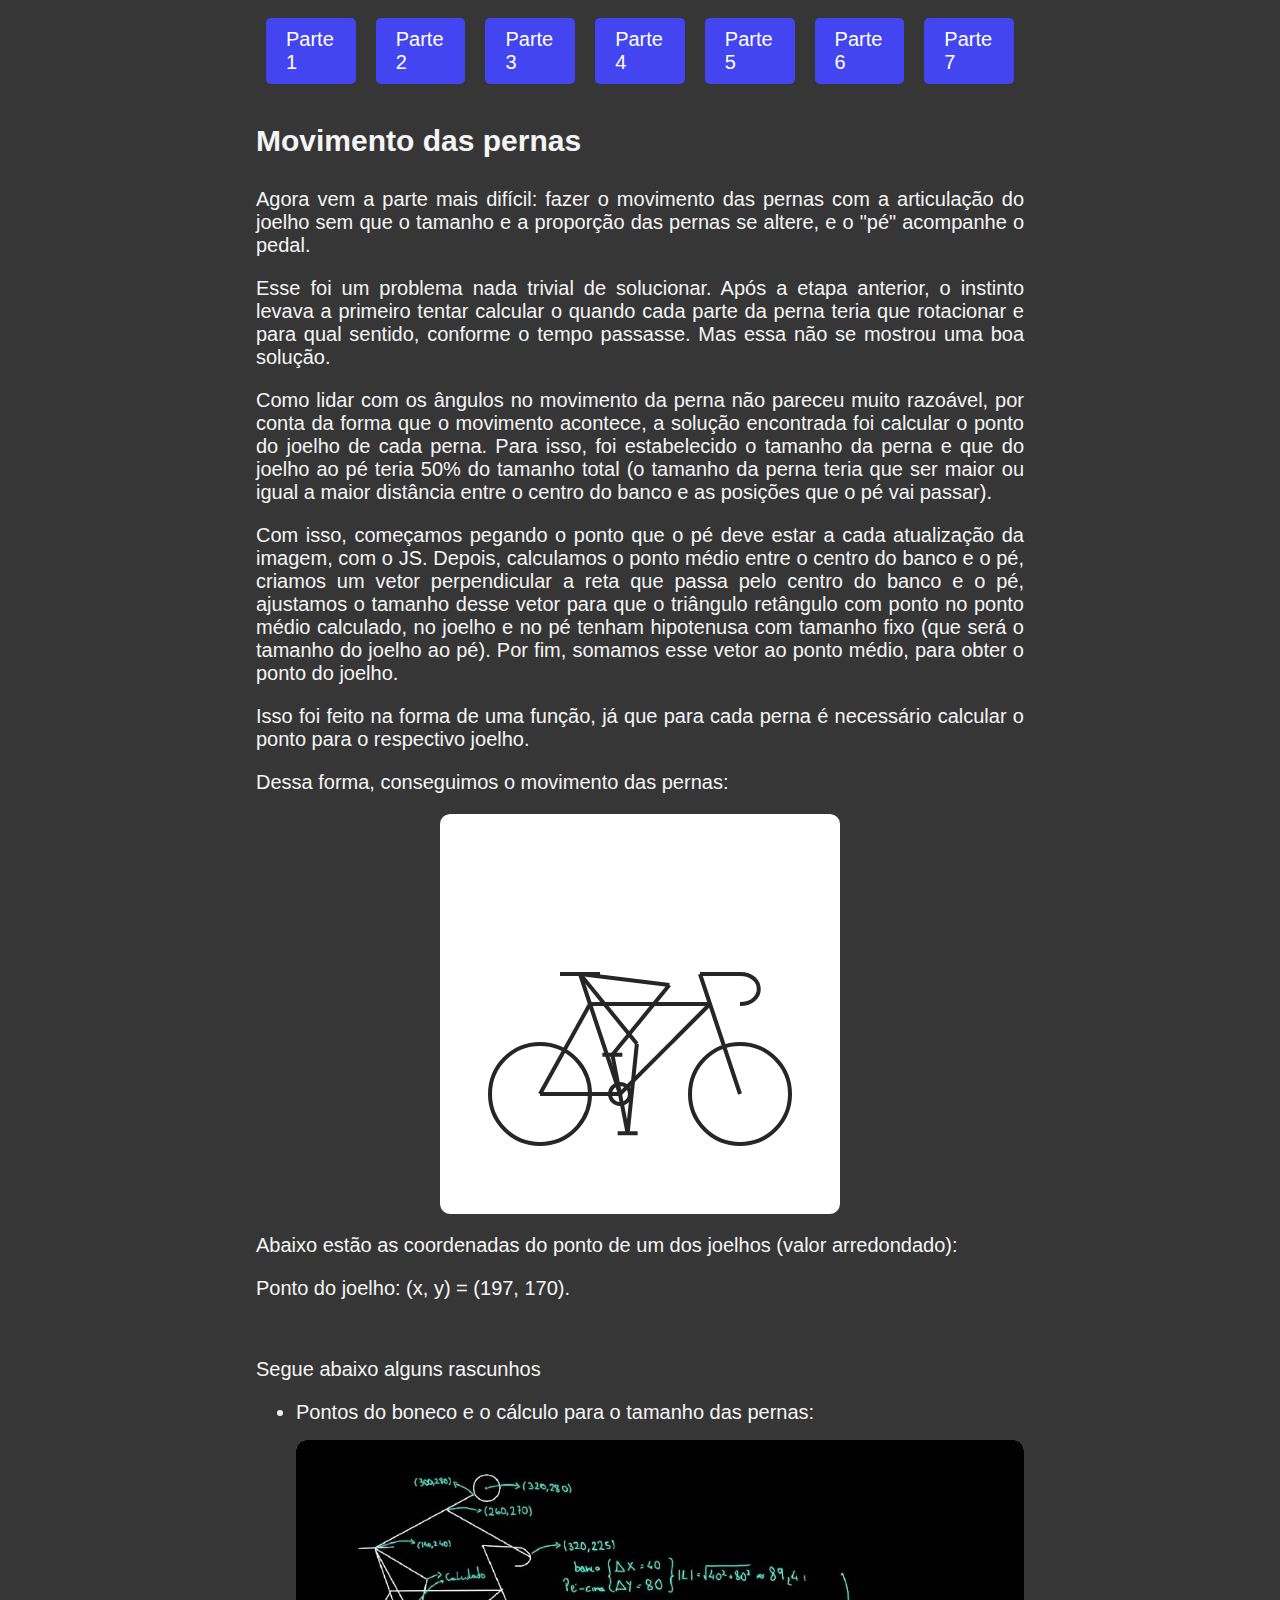
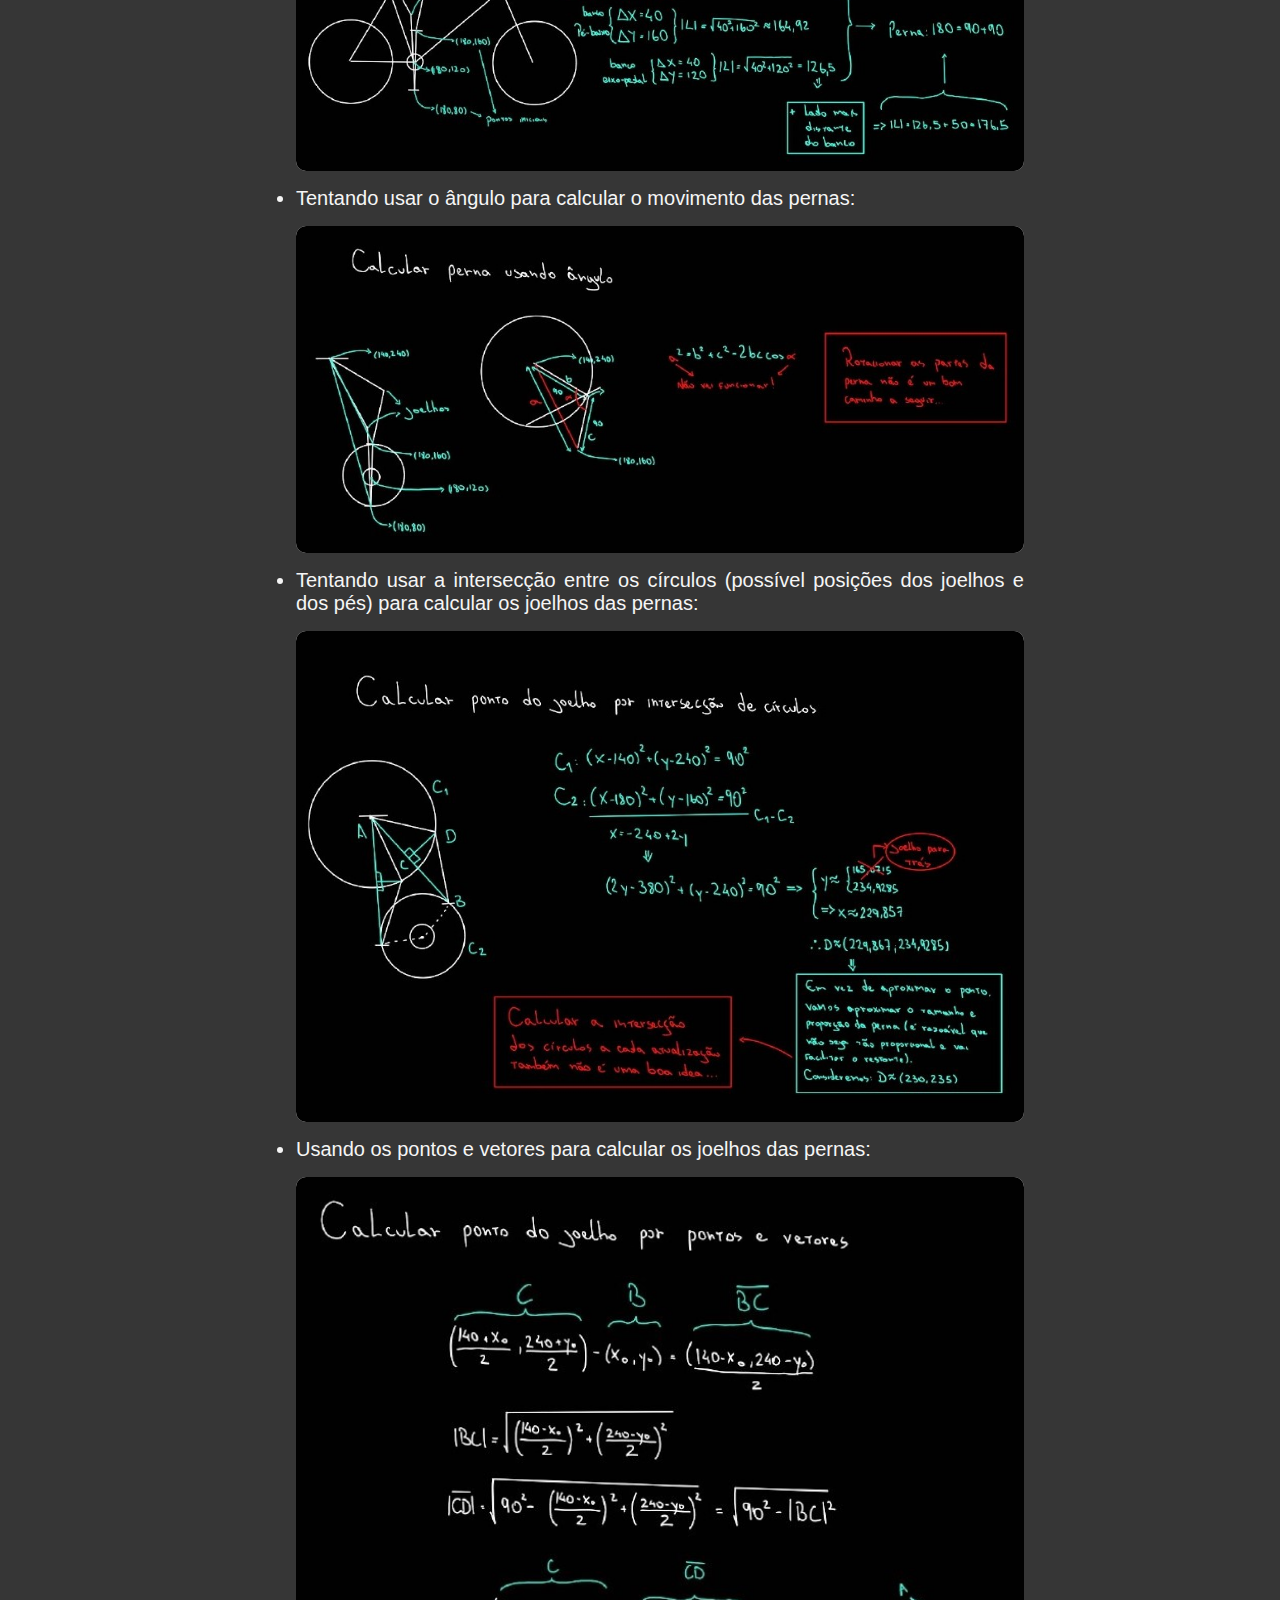
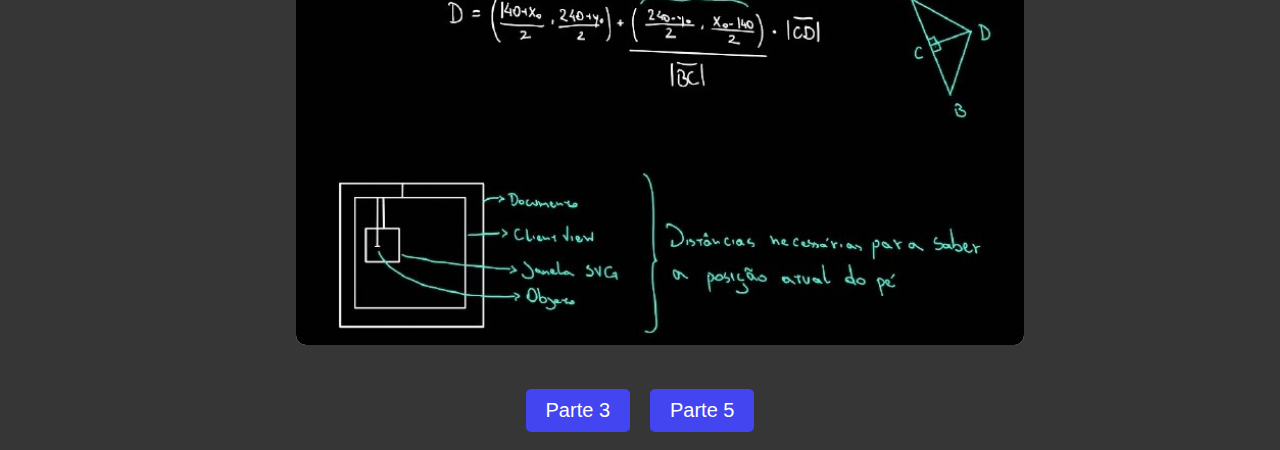
<file: parte_4.html>
<!DOCTYPE html> <!-- Tipo do documento -->
<html lang="pt-br">
<!-- Idioma do documento -->


<!-- Pré definições do documento -->

<head>
	<!-- Codificação da página -->
	<meta charset="UTF-8">

	<!-- CSS -->
	<link rel="stylesheet" href="style.css" />
</head>


<!-- Corpo do documento -->

<body>

	<!-- Botões de navegação do topo da página -->
	<div class="botoes-paginas">
		<a href="index.html">Parte 1</a>
		<a href="parte_2.html">Parte 2</a>
		<a href="parte_3.html">Parte 3</a>
		<a href="parte_4.html">Parte 4</a>
		<a href="parte_5.html">Parte 5</a>
		<a href="parte_6.html">Parte 6</a>
		<a href="parte_7.html">Parte 7</a>
	</div>


	<!-- Comentários antes do SVG -->
	<h3>Movimento das pernas</h3>
	<p>Agora vem a parte mais difícil: fazer o movimento das pernas com a articulação do joelho sem que o tamanho e a
		proporção das pernas se altere, e o "pé" acompanhe o pedal.</p>
	<p>Esse foi um problema nada trivial de solucionar. Após a etapa anterior, o instinto levava a primeiro tentar
		calcular o quando cada parte da perna teria que rotacionar e para qual sentido, conforme o tempo passasse. Mas
		essa não se mostrou uma boa solução.</p>
	<p>Como lidar com os ângulos no movimento da perna não pareceu muito razoável, por conta da forma que o movimento
		acontece, a solução encontrada foi calcular o ponto do joelho de cada perna. Para isso, foi estabelecido o
		tamanho da perna e que do joelho ao pé teria 50% do tamanho total (o tamanho da perna teria que ser maior ou
		igual a maior distância entre o centro do banco e as posições que o pé vai passar).</p>
	<p>Com isso, começamos pegando o ponto que o pé deve estar a cada atualização da imagem, com o JS. Depois,
		calculamos o ponto médio entre o centro do banco e o pé, criamos um vetor perpendicular a reta que passa pelo
		centro do banco e o pé, ajustamos o tamanho desse vetor para que o triângulo retângulo com ponto no ponto médio
		calculado, no joelho e no pé tenham hipotenusa com tamanho fixo (que será o tamanho do joelho ao pé). Por fim,
		somamos esse vetor ao ponto médio, para obter o ponto do joelho.</p>
	<p>Isso foi feito na forma de uma função, já que para cada perna é necessário calcular o ponto para o respectivo
		joelho.</p>
	<p>Dessa forma, conseguimos o movimento das pernas:</p>


	<!-- Desenho SVG -->
	<svg class="bike" id="bike" width=400 height=400>

		<!-- Rodas -->
		<circle cx=100 cy=120 r=50 />
		<circle cx=300 cy=120 r=50 />

		<!-- Estrado -->
		<line x1=100 y1=120 x2=180 y2=120 />
		<line x1=100 y1=120 x2=150 y2=210 />
		<line x1=180 y1=120 x2=140 y2=240 />
		<line x1=150 y1=210 x2=270 y2=210 />
		<line x1=180 y1=120 x2=270 y2=210 />
		<line x1=300 y1=120 x2=260 y2=240 />

		<!-- Guidão -->
		<line x1=300 y1=240 x2=260 y2=240 />
		<path d="M300 240 C 325,240 325,210 300,210" />

		<!-- Banco -->
		<line x1=120 y1=240 x2=160 y2=240 />

		<!-- Pedais - Eixo -->
		<circle cx=180 cy=120 r=10 />

		<!-- Pedais Conjunto -->
		<g id="pedais">
			<!-- Pedais - Pedal 1 -->
			<line id="haste-1" x1=180 y1=120 x2=180 y2=160 />
			<line id="pedal_1" x1=170 y1=160 x2=190 y2=160 />

			<!-- Pedais - Pedal 2 -->
			<line x1=180 y1=120 x2=180 y2=80 />
			<line id="pedal_2" x1=170 y1=80 x2=190 y2=80 />
		</g>

		<!-- Pernas -->
		<!-- Valores zero são inseridos com JavaScript -->
		<!-- Perna - Coxa -->
		<line id="coxa_1" x1=140 y1=240 x2=0 y2=0 />
		<line id="coxa_2" x1=140 y1=240 x2=0 y2=0 />

		<!-- Perna - Canela -->
		<line id="canela_1" x1=0 y1=0 x2=0 y2=0 />
		<line id="canela_2" x1=0 y1=0 x2=0 y2=0 />
	</svg>


	<!-- Comentários pós SVG -->
	<p>Abaixo estão as coordenadas do ponto de um dos joelhos (valor arredondado):</p>
	<p id="coordenadas"></p>


	<!-- Rascunhos -->
	<br>
	<p>Segue abaixo alguns rascunhos</p>
	<ul>
		<li>Pontos do boneco e o cálculo para o tamanho das pernas:</li>
		<img class="rascunhos" src="imagens/Pontos boneco.jpg" alt="Pontos do boneco">
		<li>Tentando usar o ângulo para calcular o movimento das pernas:</li>
		<img class="rascunhos" src="imagens/Calcular perna ângulo.jpg" alt="Calcular perna pelo ângulo">
		<li>Tentando usar a intersecção entre os círculos (possível posições dos joelhos e dos pés) para calcular os
			joelhos das pernas:</li>
		<img class="rascunhos" src="imagens/Calcular joelho círculos.jpg"
			alt="Calcular joelho pela intersecção entre os círculos">
		<li>Usando os pontos e vetores para calcular os joelhos das pernas:</li>
		<img class="rascunhos" src="imagens/Calcular joelho vetores.jpg" alt="Calcular joelho com os pontos e vetores">
	</ul>

	<br>


	<!-- Botões de navegação do final da página -->
	<div class="botoes-paginas">
		<a href="parte_3.html">Parte 3</a>
		<a href="parte_5.html">Parte 5</a>
	</div>


	<!-- JavaScript -->
	<script>

		/* Declaraçao das variáveis */
		// Variáveis com os elementos SVG e HTML, pelo id
		var bike = document.getElementById("bike");
		var pedais = document.getElementById("pedais");
		var pedal_1 = document.getElementById("pedal_1");
		var pedal_2 = document.getElementById("pedal_2");
		var canela_1 = document.getElementById("canela_1");
		var coxa_1 = document.getElementById("coxa_1");
		var canela_2 = document.getElementById("canela_2");
		var coxa_2 = document.getElementById("coxa_2");

		// Variáveis para calcular o ponto do joelho
		var ponto_c = 0;
		var vetor_cd = 0;
		var vetor_bc = 0;
		var modulo_cd = 0;
		var modulo_bc = 0;

		// Variáveis para a animação
		var contador = 0; // Contador para incrementar as transformações (movimento rígido)

		/* Função para a animação ser atualizada */
		function animar() {

			contador -= 1; // Incrementa o contador (subtrai 1 a cada atualização)

			/* Movimentos rígidos de rotação e translação */
			pedais.setAttribute("transform", "rotate(" + (contador) + ",180,120)"); // Rotação do conjunto dos pedais
			pedal_1.setAttribute("transform", "rotate(" + (-contador) + ",180,160)"); // Rotação do pedal 1
			pedal_2.setAttribute("transform", "rotate(" + (-contador) + ",180,80)"); // Rotação do pedal 2

			/* Chamando a função para calcular a posição dos pés e dos joelhos e definir as coordenadas das pernas nas posições atuais */
			desenhar_perna(pedal_1, canela_1, coxa_1, 1); // Perna 1 
			desenhar_perna(pedal_2, canela_2, coxa_2, 2); // Perna 2 

			setTimeout(animar, 1); // Chama a função para animar a imagem
		}


		/* Função para calcular o ponto do joelho */
		function ponto_joelho(pe) {

			ponto_c = [(140 + pe[0]) / 2, (240 + pe[1]) / 2]; // Calcula o ponto c (ponto médio entre a e b - entre o banco e o pé)

			vetor_bc = [(140 - pe[0]) / 2, (240 - pe[1]) / 2]; // Calcula o vetor bc

			vetor_cd = [vetor_bc[1], -vetor_bc[0]]; // Calcula o vetor cd, ortogonal a bc

			modulo_bc = Math.pow(vetor_bc[0], 2) + Math.pow(vetor_bc[1], 2); // Calcula o quadrado do módulo de bc

			modulo_cd = Math.pow(8100 - modulo_bc, (1 / 2)); // Calcula o módulo de cd

			modulo_bc = Math.pow(modulo_bc, (1 / 2)); // Calcula o módulo de bc

			modulo_cd = (modulo_cd / modulo_bc); // Calcula o ajuste no módulo de cd para a perna ter sempre tamanho e porporção fixos

			ponto_d = [ponto_c[0] + (vetor_cd[0] * modulo_cd), ponto_c[1] + (vetor_cd[1] * modulo_cd)]; // Calcula o ponto d (joelho)

			return ponto_d; // Retorna o ponto d
		}


		/* Função para desenhar a perna (verifica a posição atual dos pés, chama a função que calcula o ponto do joelho e define as coordenadas da perna na posição atual)*/
		function desenhar_perna(pedal, canela, coxa, perna) {
			var retangulo_pedal = pedal.getBoundingClientRect(); // Identifica a posição e tamanho do retângulo do pedal na posição atual
			var retangulo_desenho = bike.getBoundingClientRect(); // Identifica a posição e tamanho do retângulo do desenho todo (a posição dos retângulos se altera conforme se caminha pela página)

			x_pe = (retangulo_pedal.x - retangulo_desenho.x + 10); // Calcula a posição (x) atual que o pé deve estar (considerando o retângulo do SVG, o retângulo do pedal e o tamanho do pedal)
			y_pe = (400 + retangulo_desenho.y - retangulo_pedal.y); // Calcula a posição (y) atual que o pé deve estar (considerando o retângulo do SVG e o retângulo do pedal)

			/* Chama a função para calcular o ponto do joelho */
			ponto = ponto_joelho([x_pe, y_pe]);

			/* Define os valores das coordenadas das pernas para ela ser desenhada corretamente a cada atualização na animação */
			canela.setAttribute("x1", x_pe);
			canela.setAttribute("y1", y_pe);
			canela.setAttribute("x2", ponto[0]);
			canela.setAttribute("y2", ponto[1]);
			coxa.setAttribute("x2", ponto[0]);
			coxa.setAttribute("y2", ponto[1]);

			/* Escreve nas telas as coordenadas do joelho se for a perna 1 */
			if (perna == 1) {
				document.getElementById('coordenadas').textContent = "Ponto do joelho: (x, y) = (" + Math.round(ponto[0]) + ", " + Math.round(ponto[1]) + ").";
			}
		}

		animar();

	</script>

</body>


</html>
</file>
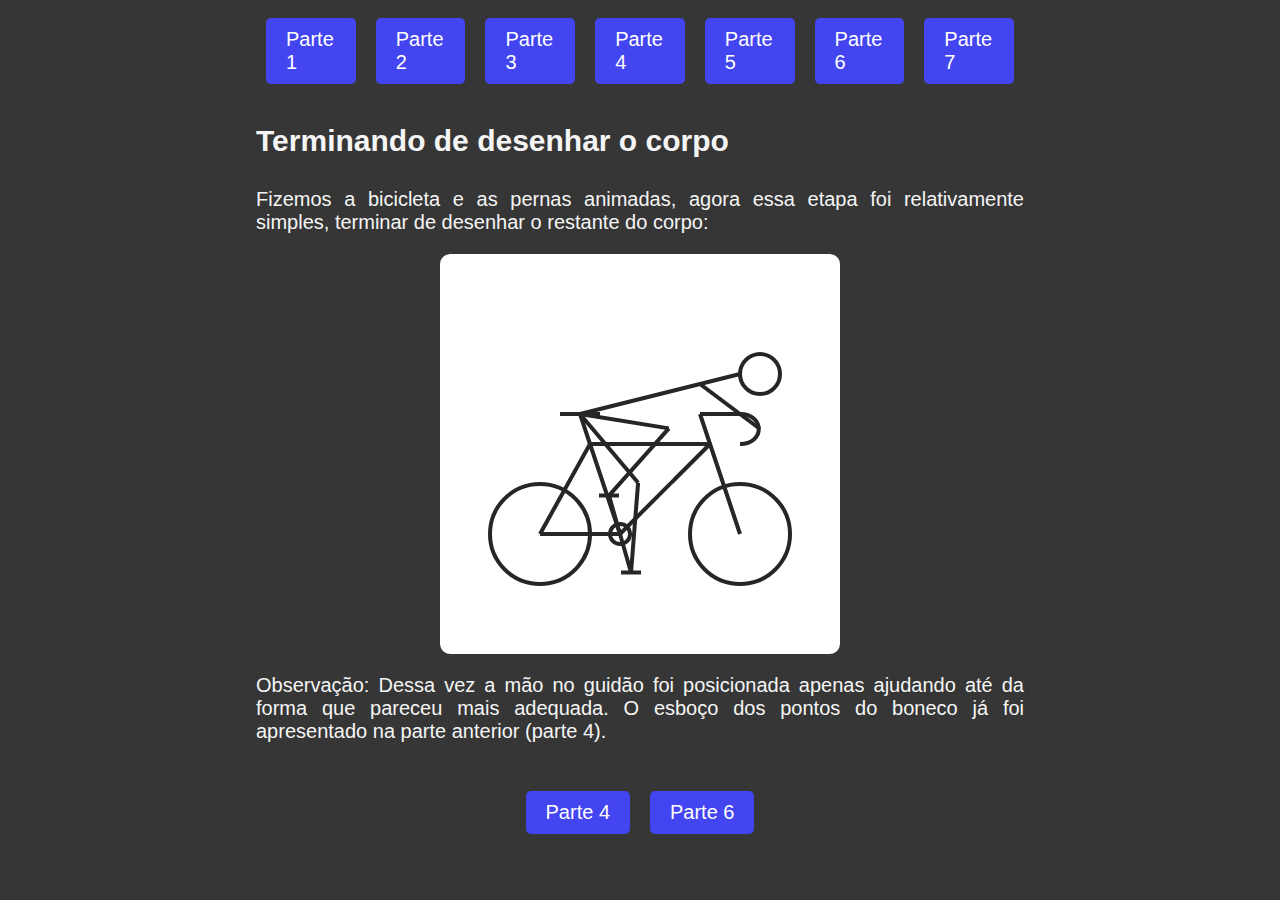
<file: parte_5.html>
<!DOCTYPE html> <!-- Tipo do documento -->
<html lang="pt-br">
<!-- Idioma do documento -->


<!-- Pré definições do documento -->

<head>
	<!-- Codificação da página -->
	<meta charset="UTF-8">

	<!-- CSS -->
	<link rel="stylesheet" href="style.css" />
</head>


<!-- Corpo do documento -->

<body>

	<!-- Botões de navegação do topo da página -->
	<div class="botoes-paginas">
		<a href="index.html">Parte 1</a>
		<a href="parte_2.html">Parte 2</a>
		<a href="parte_3.html">Parte 3</a>
		<a href="parte_4.html">Parte 4</a>
		<a href="parte_5.html">Parte 5</a>
		<a href="parte_6.html">Parte 6</a>
		<a href="parte_7.html">Parte 7</a>
	</div>


	<!-- Comentários antes do SVG -->
	<h3>Terminando de desenhar o corpo</h3>
	<p>Fizemos a bicicleta e as pernas animadas, agora essa etapa foi relativamente simples, terminar de desenhar o
		restante do corpo:</p>


	<!-- Desenho SVG -->
	<svg class="bike" id="bike" width=400 height=400>

		<!-- Rodas -->
		<circle cx=100 cy=120 r=50 />
		<circle cx=300 cy=120 r=50 />

		<!-- Estrado -->
		<line x1=100 y1=120 x2=180 y2=120 />
		<line x1=100 y1=120 x2=150 y2=210 />
		<line x1=180 y1=120 x2=140 y2=240 />
		<line x1=150 y1=210 x2=270 y2=210 />
		<line x1=180 y1=120 x2=270 y2=210 />
		<line x1=300 y1=120 x2=260 y2=240 />

		<!-- Guidão -->
		<line x1=300 y1=240 x2=260 y2=240 />
		<path d="M300 240 C 325,240 325,210 300,210" />

		<!-- Banco -->
		<line x1=120 y1=240 x2=160 y2=240 />

		<!-- Pedais - Eixo -->
		<circle cx=180 cy=120 r=10 />

		<!-- Pedais Conjunto -->
		<g id="pedais">
			<!-- Pedais - Pedal 1 -->
			<line id="haste-1" x1=180 y1=120 x2=180 y2=160 />
			<line id="pedal_1" x1=170 y1=160 x2=190 y2=160 />

			<!-- Pedais - Pedal 2 -->
			<line x1=180 y1=120 x2=180 y2=80 />
			<line id="pedal_2" x1=170 y1=80 x2=190 y2=80 />
		</g>

		<!-- Tronco -->
		<line x1=140 y1=240 x2=300 y2=280 />

		<!-- Cabeça -->
		<circle cx=320 cy=280 r=20 />

		<!-- Braços -->
		<line x1=260 y1=270 x2=320 y2=225 />
		<!-- Vale ser honesto que a posição da mão foi feita no olho até ficar bom-->

		<!-- Pernas -->
		<!-- Valores zero são inseridos com JavaScript -->
		<!-- Perna - Coxa -->
		<line id="coxa_1" x1=140 y1=240 x2=0 y2=0 />
		<line id="coxa_2" x1=140 y1=240 x2=0 y2=0 />

		<!-- Perna - Canela -->
		<line id="canela_1" x1=0 y1=0 x2=0 y2=0 />
		<line id="canela_2" x1=0 y1=0 x2=0 y2=0 />
	</svg>


	<!-- Comentários pós SVG -->
	<p>Observação: Dessa vez a mão no guidão foi posicionada apenas ajudando até da forma que pareceu mais adequada. O
		esboço dos pontos do boneco já foi apresentado na parte anterior (parte 4).</p>


	<!-- Botões de navegação do final da página -->
	<br>
	<div class="botoes-paginas">
		<a href="parte_4.html">Parte 4</a>
		<a href="parte_6.html">Parte 6</a>
	</div>


	<!-- JavaScript -->
	<script>

		/* Declaraçao das variáveis */
		// Variáveis com os elementos SVG e HTML, pelo id
		var bike = document.getElementById("bike");
		var pedais = document.getElementById("pedais");
		var pedal_1 = document.getElementById("pedal_1");
		var pedal_2 = document.getElementById("pedal_2");
		var canela_1 = document.getElementById("canela_1");
		var coxa_1 = document.getElementById("coxa_1");
		var canela_2 = document.getElementById("canela_2");
		var coxa_2 = document.getElementById("coxa_2");

		// Variáveis para calcular o ponto do joelho
		var ponto_c = 0;
		var vetor_cd = 0;
		var vetor_bc = 0;
		var modulo_cd = 0;
		var modulo_bc = 0;

		// Variáveis para a animação
		var contador = 0; // Contador para incrementar as transformações (movimento rígido)

		/* Função para a animação ser atualizada */
		function animar() {

			contador -= 1; // Incrementa o contador (subtrai 1 a cada atualização)

			/* Movimentos rígidos de rotação e translação */
			pedais.setAttribute("transform", "rotate(" + (contador) + ",180,120)"); // Rotação do conjunto dos pedais
			pedal_1.setAttribute("transform", "rotate(" + (-contador) + ",180,160)"); // Rotação do pedal 1
			pedal_2.setAttribute("transform", "rotate(" + (-contador) + ",180,80)"); // Rotação do pedal 2

			/* Chamando a função para calcular a posição dos pés e dos joelhos e definir as coordenadas das pernas nas posições atuais */
			desenhar_perna(pedal_1, canela_1, coxa_1); // Perna 1 
			desenhar_perna(pedal_2, canela_2, coxa_2); // Perna 2 

			setTimeout(animar, 1); // Chama a função para animar a imagem
		}


		/* Função para calcular o ponto do joelho */
		function ponto_joelho(pe) {

			ponto_c = [(140 + pe[0]) / 2, (240 + pe[1]) / 2]; // Calcula o ponto c (ponto médio entre a e b - entre o banco e o pé)

			vetor_bc = [(140 - pe[0]) / 2, (240 - pe[1]) / 2]; // Calcula o vetor bc

			vetor_cd = [vetor_bc[1], -vetor_bc[0]]; // Calcula o vetor cd, ortogonal a bc

			modulo_bc = Math.pow(vetor_bc[0], 2) + Math.pow(vetor_bc[1], 2); // Calcula o quadrado do módulo de bc

			modulo_cd = Math.pow(8100 - modulo_bc, (1 / 2)); // Calcula o módulo de cd

			modulo_bc = Math.pow(modulo_bc, (1 / 2)); // Calcula o módulo de bc

			modulo_cd = (modulo_cd / modulo_bc); // Calcula o ajuste no módulo de cd para a perna ter sempre tamanho e porporção fixos

			ponto_d = [ponto_c[0] + (vetor_cd[0] * modulo_cd), ponto_c[1] + (vetor_cd[1] * modulo_cd)]; // Calcula o ponto d (joelho)

			return ponto_d; // Retorna o ponto d
		}


		/* Função para desenhar a perna (verifica a posição atual dos pés, chama a função que calcula o ponto do joelho e define as coordenadas da perna na posição atual)*/
		function desenhar_perna(pedal, canela, coxa) {
			var retangulo_pedal = pedal.getBoundingClientRect(); // Identifica a posição e tamanho do retângulo do pedal na posição atual
			var retangulo_desenho = bike.getBoundingClientRect(); // Identifica a posição e tamanho do retângulo do desenho todo (a posição dos retângulos se altera conforme se caminha pela página)

			x_pe = (retangulo_pedal.x - retangulo_desenho.x + 10); // Calcula a posição (x) atual que o pé deve estar (considerando o retângulo do SVG, o retângulo do pedal e o tamanho do pedal)
			y_pe = (400 + retangulo_desenho.y - retangulo_pedal.y); // Calcula a posição (y) atual que o pé deve estar (considerando o retângulo do SVG e o retângulo do pedal)

			/* Chama a função para calcular o ponto do joelho */
			ponto = ponto_joelho([x_pe, y_pe]);

			/* Define os valores das coordenadas das pernas para ela ser desenhada corretamente a cada atualização na animação */
			canela.setAttribute("x1", x_pe);
			canela.setAttribute("y1", y_pe);
			canela.setAttribute("x2", ponto[0]);
			canela.setAttribute("y2", ponto[1]);
			coxa.setAttribute("x2", ponto[0]);
			coxa.setAttribute("y2", ponto[1]);
		}

		animar();

	</script>

</body>


</html>
</file>
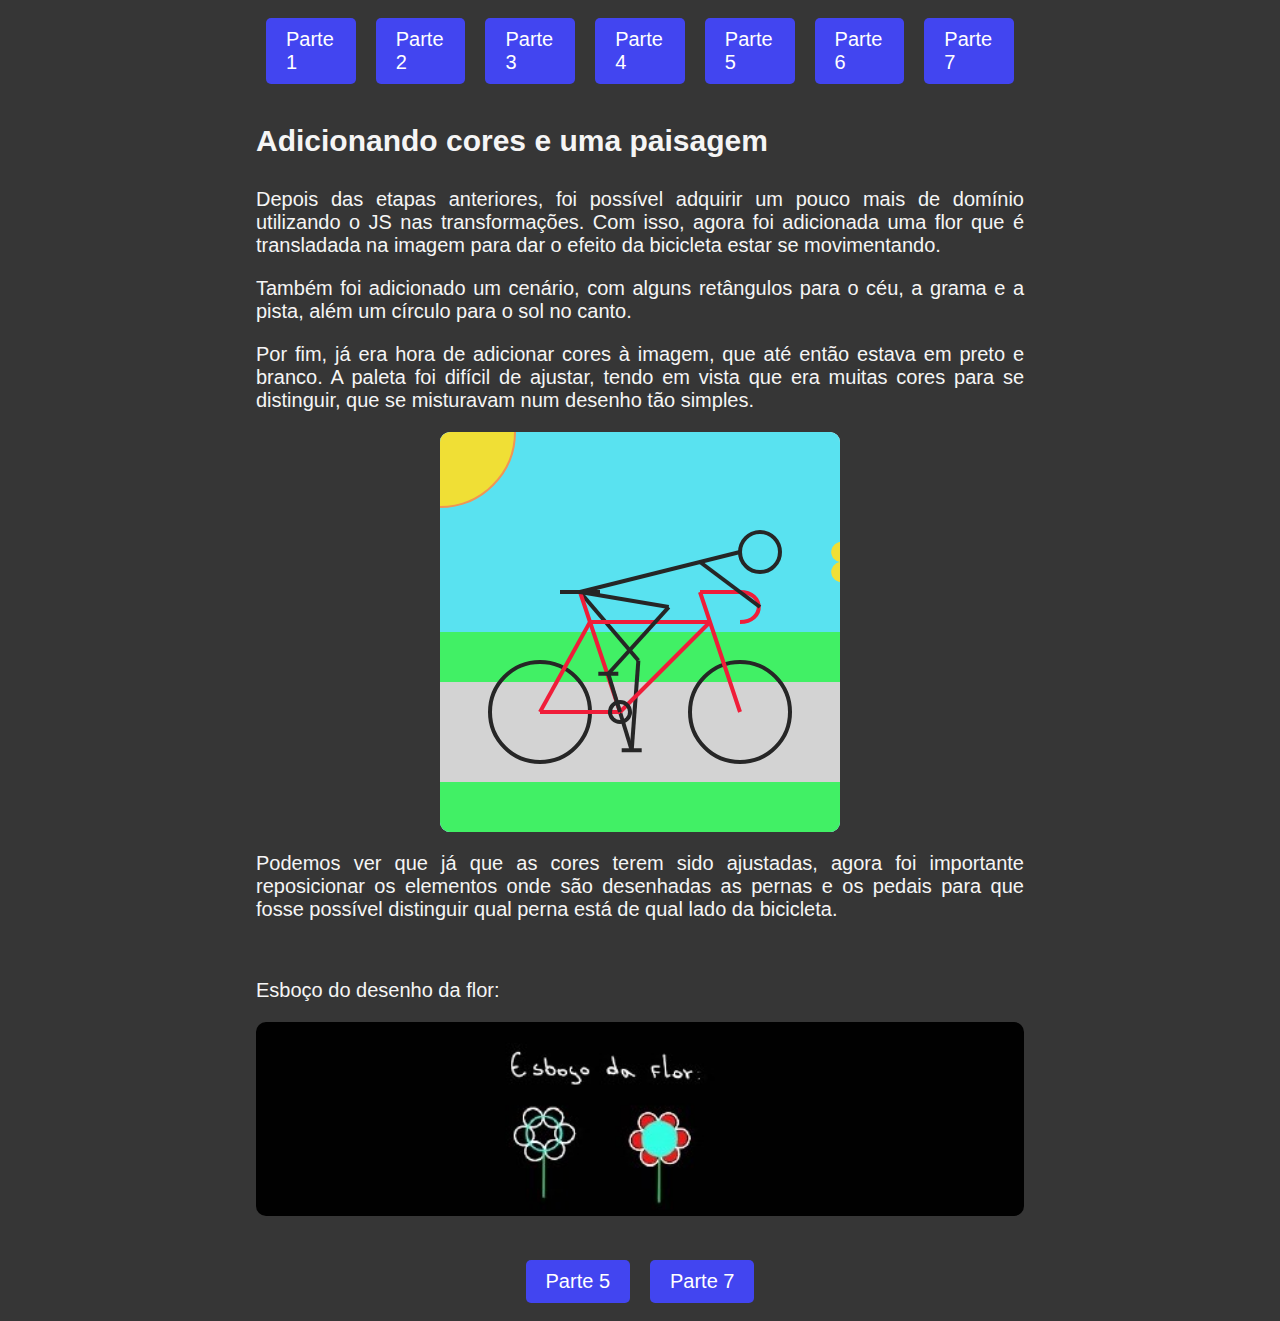
<file: parte_6.html>
<!DOCTYPE html> <!-- Tipo do documento -->
<html lang="pt-br">
<!-- Idioma do documento -->


<!-- Pré definições do documento -->

<head>
	<!-- Codificação da página -->
	<meta charset="UTF-8">

	<!-- CSS -->
	<link rel="stylesheet" href="style.css" />
</head>


<!-- Corpo do documento -->

<body>

	<!-- Botões de navegação do topo da página -->
	<div class="botoes-paginas">
		<a href="index.html">Parte 1</a>
		<a href="parte_2.html">Parte 2</a>
		<a href="parte_3.html">Parte 3</a>
		<a href="parte_4.html">Parte 4</a>
		<a href="parte_5.html">Parte 5</a>
		<a href="parte_6.html">Parte 6</a>
		<a href="parte_7.html">Parte 7</a>
	</div>


	<!-- Comentários antes do SVG -->
	<h3>Adicionando cores e uma paisagem</h3>
	<p>Depois das etapas anteriores, foi possível adquirir um pouco mais de domínio utilizando o JS nas transformações.
		Com isso, agora foi adicionada uma flor que é transladada na imagem para dar o efeito da bicicleta estar se
		movimentando.</p>
	<p>Também foi adicionado um cenário, com alguns retângulos para o céu, a grama e a pista, além um círculo para o sol
		no canto.</p>
	<p>Por fim, já era hora de adicionar cores à imagem, que até então estava em preto e branco. A paleta foi difícil de
		ajustar, tendo em vista que era muitas cores para se distinguir, que se misturavam num desenho tão simples.</p>


	<!-- Desenho SVG -->
	<svg class="bike" id="bike" width=400 height=400>

		<!-- Fundo -->
		<rect id="ceu" x=0 y=0 width=400 height=400 />
		<rect id="grama" x=0 y=0 width=400 height=200 />
		<rect id="estrada" x=0 y=50 width=400 height=100 />
		<circle id="sol" cx=0 cy=400 r=75 />

		<!-- Florzinha -->
		<g id="flor">
			<!-- Caule -->
			<line x1=100 y1=190 x2=100 y2=270 />

			<!-- Pétalas -->
			<g id="petalas">
				<circle cx=100 cy=250 r=10 transform="rotate(0,100,270)" />
				<circle cx=100 cy=250 r=10 transform="rotate(60,100,270)" />
				<circle cx=100 cy=250 r=10 transform="rotate(120,100,270)" />
				<circle cx=100 cy=250 r=10 transform="rotate(180,100,270)" />
				<circle cx=100 cy=250 r=10 transform="rotate(240,100,270)" />
				<circle cx=100 cy=250 r=10 transform="rotate(300,100,270)" />
			</g>

			<!-- Centro da flor -->
			<circle cx=100 cy=270 r=15 transform="rotate(300,100,270)" />
		</g>

		<!-- Perna 1 -->
		<!-- Valores zero são inseridos com JavaScript -->
		<!-- Coxa -->
		<line id="canela_1" x1=0 y1=0 x2=0 y2=0 />
		<!-- Canela -->
		<line id="coxa_1" x1=140 y1=240 x2=0 y2=0 />

		<!-- Pedal 1 -->
		<g id="pedal_tras">
			<!-- Haste -->
			<line id="haste_1" x1=180 y1=120 x2=180 y2=160 />
			<!-- Pedal -->
			<line id="pedal_1" x1=170 y1=160 x2=190 y2=160 />
		</g>

		<!-- Bicicleta -->
		<!-- Rodas -->
		<circle cx=100 cy=120 r=50 />
		<circle cx=300 cy=120 r=50 />

		<g id="metal_bicicleta">
			<!-- Estrado -->
			<line x1=100 y1=120 x2=180 y2=120 />
			<line x1=100 y1=120 x2=150 y2=210 />
			<line x1=180 y1=120 x2=140 y2=240 />
			<line x1=150 y1=210 x2=270 y2=210 />
			<line x1=180 y1=120 x2=270 y2=210 />
			<line x1=300 y1=120 x2=260 y2=240 />

			<!-- Guidão -->
			<line x1=300 y1=240 x2=260 y2=240 />
			<path d="M300 240 C 325,240 325,210 300,210" />
		</g>

		<!-- Banco -->
		<line x1=120 y1=240 x2=160 y2=240 />

		<!-- Pedal - Eixo -->
		<circle cx=180 cy=120 r=10 />

		<!-- Pedal 1 -->
		<g id="pedal_frente">
			<!-- Haste -->
			<line x1=180 y1=120 x2=180 y2=80 />
			<!-- Pedal -->
			<line id="pedal_2" x1=170 y1=80 x2=190 y2=80 />
		</g>

		<!-- Tronco -->
		<line x1=140 y1=240 x2=300 y2=280 />

		<!-- Cabeça -->
		<circle cx=320 cy=280 r=20 />

		<!-- Braços -->
		<line x1=260 y1=270 x2=320 y2=225 />
		<!-- Vale ser honesto que a posição da mão foi feita no olho até ficar bom-->

		<!-- Perna 2 -->
		<!-- Coxa -->
		<line id="canela_2" x1=0 y1=0 x2=0 y2=0 />
		<!-- Canela -->
		<line id="coxa_2" x1=140 y1=240 x2=0 y2=0 />
	</svg>


	<!-- Comentários pós SVG-->
	<p>Podemos ver que já que as cores terem sido ajustadas, agora foi importante reposicionar os elementos onde são
		desenhadas as pernas e os pedais para que fosse possível distinguir qual perna está de qual lado da bicicleta.
	</p>


	<!-- Esboços -->
	<br>
	<p>Esboço do desenho da flor:</p>
	<img class="rascunhos" src="imagens/Esboço flor.jpg" alt="Esboço da flor">


	<!-- Botões de navegação do final da página -->
	<br>
	<div class="botoes-paginas">
		<a href="parte_5.html">Parte 5</a>
		<a href="parte_7.html">Parte 7</a>
	</div>


	<!-- JavaScript -->
	<script>

		/* Declaraçao das variáveis */
		// Variáveis com os elementos SVG e HTML, pelo id
		var bike = document.getElementById("bike");
		var pedal_tras = document.getElementById("pedal_tras");
		var pedal_frente = document.getElementById("pedal_frente");
		var pedal_1 = document.getElementById("pedal_1");
		var pedal_2 = document.getElementById("pedal_2");
		var canela_1 = document.getElementById("canela_1");
		var coxa_1 = document.getElementById("coxa_1");
		var canela_2 = document.getElementById("canela_2");
		var coxa_2 = document.getElementById("coxa_2");
		var flor = document.getElementById("flor");

		// Variáveis para calcular o ponto do joelho
		var ponto_c = 0;
		var vetor_cd = 0;
		var vetor_bc = 0;
		var modulo_cd = 0;
		var modulo_bc = 0;

		// Variáveis para a animação
		var contador = 0; // Contador para incrementar as transformações (movimento rígido)


		/* Função para a animação ser atualizada */
		function animar() {

			contador -= 1; // Incrementa o contador (subtrai 1 a cada atualização)

			/* Movimentos rígidos de rotação e translação */
			pedal_tras.setAttribute("transform", "rotate(" + (contador) + ",180,120)"); // Rotação do conjunto (haste e pedal) do pedal de trás
			pedal_frente.setAttribute("transform", "rotate(" + (contador) + ",180,120)"); // Rotação do conjunto (haste e pedal) do pedal da frente
			pedal_1.setAttribute("transform", "rotate(" + (-contador) + ",180,160)"); // Rotação do pedal de trás
			pedal_2.setAttribute("transform", "rotate(" + (-contador) + ",180,80)"); // Rotação do pedal da frente
			flor.setAttribute("transform", "translate(" + (((contador / 2) % 600) + 400) + ",0)"); // Translação da flor

			/* Chamando a função para calcular a posição dos pés e dos joelhos e definir as coordenadas das pernas nas posições atuais */
			desenhar_perna(pedal_1, canela_1, coxa_1); // Perna 1 (de trás)
			desenhar_perna(pedal_2, canela_2, coxa_2); // Perna 2 (da frente)

			setTimeout(animar, 1); // Define o timeout para a animação atualizar a cada milisegundo
		}

		/* Função para calcular o ponto do joelho */
		function ponto_joelho(pe) {

			ponto_c = [(140 + pe[0]) / 2, (240 + pe[1]) / 2]; // Calcula o ponto c (ponto médio entre a e b - entre o banco e o pé)

			vetor_bc = [(140 - pe[0]) / 2, (240 - pe[1]) / 2]; // Calcula o vetor bc

			vetor_cd = [vetor_bc[1], -vetor_bc[0]]; // Calcula o vetor cd, ortogonal a bc

			modulo_bc = Math.pow(vetor_bc[0], 2) + Math.pow(vetor_bc[1], 2); // Calcula o quadrado do módulo de bc

			modulo_cd = Math.pow(8100 - modulo_bc, (1 / 2)); // Calcula o módulo de cd

			modulo_bc = Math.pow(modulo_bc, (1 / 2)); // Calcula o módulo de bc

			modulo_cd = (modulo_cd / modulo_bc); // Calcula o ajuste no módulo de cd para a perna ter sempre tamanho e porporção fixos

			ponto_d = [ponto_c[0] + (vetor_cd[0] * modulo_cd), ponto_c[1] + (vetor_cd[1] * modulo_cd)]; // Calcula o ponto d (joelho)

			return ponto_d; // Retorna o ponto d
		}


		/* Função para desenhar a perna (verifica a posição atual dos pés, chama a função que calcula o ponto do joelho e define as coordenadas da perna na posição atual)*/
		function desenhar_perna(pedal, canela, coxa) {
			var retangulo_pedal = pedal.getBoundingClientRect(); // Identifica a posição e tamanho do retângulo do pedal na posição atual
			var retangulo_desenho = bike.getBoundingClientRect(); // Identifica a posição e tamanho do retângulo do desenho todo (a posição dos retângulos se altera conforme se caminha pela página)

			x_pe = (retangulo_pedal.x - retangulo_desenho.x + 10); // Calcula a posição (x) atual que o pé deve estar (considerando o retângulo do SVG, o retângulo do pedal e o tamanho do pedal)
			y_pe = (400 + retangulo_desenho.y - retangulo_pedal.y); // Calcula a posição (y) atual que o pé deve estar (considerando o retângulo do SVG e o retângulo do pedal)

			/* Chama a função para calcular o ponto do joelho */
			ponto = ponto_joelho([x_pe, y_pe]);

			/* Define os valores das coordenadas das pernas para ela ser desenhada corretamente a cada atualização na animação */
			canela.setAttribute("x1", x_pe);
			canela.setAttribute("y1", y_pe);
			canela.setAttribute("x2", ponto[0]);
			canela.setAttribute("y2", ponto[1]);
			coxa.setAttribute("x2", ponto[0]);
			coxa.setAttribute("y2", ponto[1]);
		}

		animar(); // Chama a função para animar a imagem

	</script>

</body>


</html>
</file>
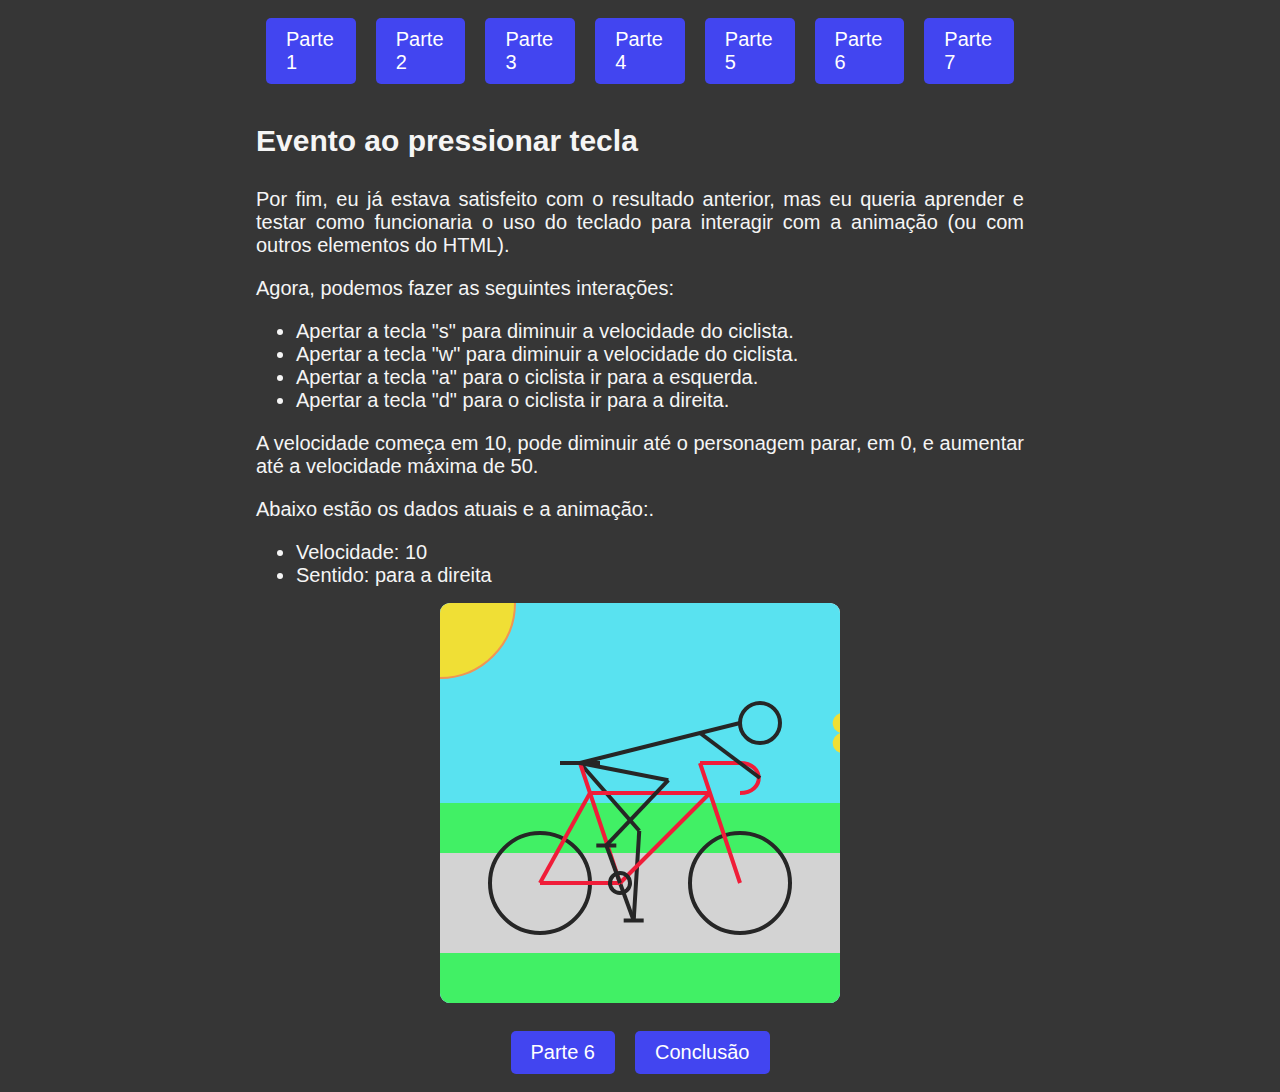
<file: parte_7.html>
<!DOCTYPE html> <!-- Tipo do documento -->
<html lang="pt-br">
<!-- Idioma do documento -->


<!-- Pré definições do documento -->

<head>
	<!-- Codificação da página -->
	<meta charset="UTF-8">

	<!-- CSS -->
	<link rel="stylesheet" href="style.css" />
</head>


<!-- Corpo do documento -->

<body>

	<!-- Botões de navegação do topo da página -->
	<div class="botoes-paginas">
		<a href="index.html">Parte 1</a>
		<a href="parte_2.html">Parte 2</a>
		<a href="parte_3.html">Parte 3</a>
		<a href="parte_4.html">Parte 4</a>
		<a href="parte_5.html">Parte 5</a>
		<a href="parte_6.html">Parte 6</a>
		<a href="parte_7.html">Parte 7</a>
	</div>

	<!-- Comentários antes do SVG -->
	<h3>Evento ao pressionar tecla</h3>
	<p>Por fim, eu já estava satisfeito com o resultado anterior, mas eu queria aprender e testar como funcionaria o uso
		do teclado para interagir com a animação (ou com outros elementos do HTML).</p>
	<p>Agora, podemos fazer as seguintes interações:</p>
	<ul>
		<li>Apertar a tecla "s" para diminuir a velocidade do ciclista.</li>
		<li>Apertar a tecla "w" para diminuir a velocidade do ciclista.</li>
		<li>Apertar a tecla "a" para o ciclista ir para a esquerda.</li>
		<li>Apertar a tecla "d" para o ciclista ir para a direita.</li>
	</ul>
	<p>A velocidade começa em 10, pode diminuir até o personagem parar, em 0, e aumentar até a velocidade máxima de 50.
	</p>
	<p>Abaixo estão os dados atuais e a animação:.</p>

	<!-- Dados atuais da animação -->
	<ul>
		<li id="velocidade"></li>
		<li id="sentido"></li>
	</ul>


	<!-- Desenho SVG -->
	<svg class="bike" id="bike" width=400 height=400>
		<!-- Fundo -->
		<rect id="ceu" x=0 y=0 width=400 height=400 />
		<rect id="grama" x=0 y=0 width=400 height=200 />
		<rect id="estrada" x=0 y=50 width=400 height=100 />
		<circle id="sol" cx=0 cy=400 r=75 />


		<!-- Florzinha -->
		<g id="flor">
			<!-- Caule -->
			<line x1=100 y1=190 x2=100 y2=270 />

			<!-- Pétalas -->
			<g id="petalas">
				<circle cx=100 cy=250 r=10 transform="rotate(0,100,270)" />
				<circle cx=100 cy=250 r=10 transform="rotate(60,100,270)" />
				<circle cx=100 cy=250 r=10 transform="rotate(120,100,270)" />
				<circle cx=100 cy=250 r=10 transform="rotate(180,100,270)" />
				<circle cx=100 cy=250 r=10 transform="rotate(240,100,270)" />
				<circle cx=100 cy=250 r=10 transform="rotate(300,100,270)" />
			</g>

			<!-- Centro da flor -->
			<circle cx=100 cy=270 r=15 transform="rotate(300,100,270)" />
		</g>


		<!-- Perna 1 -->
		<!-- Valores zero são inseridos com JavaScript -->
		<!-- Coxa -->
		<line id="canela_1" x1=0 y1=0 x2=0 y2=0 />
		<!-- Canela -->
		<line id="coxa_1" x1=140 y1=240 x2=0 y2=0 />

		<!-- Pedal 1 -->
		<g id="pedal_tras">
			<!-- Haste -->
			<line id="haste_1" x1=180 y1=120 x2=180 y2=160 />
			<!-- Pedal -->
			<line id="pedal_1" x1=170 y1=160 x2=190 y2=160 />
		</g>

		<!-- Bicicleta -->
		<!-- Rodas -->
		<circle cx=100 cy=120 r=50 />
		<circle cx=300 cy=120 r=50 />

		<g id="metal_bicicleta">
			<!-- Estrado -->
			<line x1=100 y1=120 x2=180 y2=120 />
			<line x1=100 y1=120 x2=150 y2=210 />
			<line x1=180 y1=120 x2=140 y2=240 />
			<line x1=150 y1=210 x2=270 y2=210 />
			<line x1=180 y1=120 x2=270 y2=210 />
			<line x1=300 y1=120 x2=260 y2=240 />


			<!-- Guidão -->
			<line x1=300 y1=240 x2=260 y2=240 />
			<path d="M300 240 C 325,240 325,210 300,210" />
		</g>

		<!-- Banco -->
		<line x1=120 y1=240 x2=160 y2=240 />


		<!-- Pedal - Eixo -->
		<circle cx=180 cy=120 r=10 />


		<!-- Pedal 1 -->
		<g id="pedal_frente">
			<!-- Haste -->
			<line x1=180 y1=120 x2=180 y2=80 />
			<!-- Pedal -->
			<line id="pedal_2" x1=170 y1=80 x2=190 y2=80 />
		</g>

		<!-- Tronco -->
		<line x1=140 y1=240 x2=300 y2=280 />

		<!-- Cabeça -->
		<circle cx=320 cy=280 r=20 />

		<!-- Braços -->
		<line x1=260 y1=270 x2=320 y2=225 />
		<!-- Vale ser honesto que a posição da mão foi feita no olho até ficar bom-->

		<!-- Perna 2 -->
		<!-- Coxa -->
		<line id="canela_2" x1=0 y1=0 x2=0 y2=0 />
		<!-- Canela -->
		<line id="coxa_2" x1=140 y1=240 x2=0 y2=0 />

	</svg>


	<!-- Botões de navegação do final da página -->
	<br>
	<div class="botoes-paginas">
		<a href="parte_6.html">Parte 6</a>
		<a href="conclusao.html">Conclusão</a>
	</div>


	<!-- JavaScript -->
	<script>

		/* Declaraçao das variáveis */
		// Variáveis com os elementos SVG e HTML, pelo id
		var bike = document.getElementById("bike");
		var pedal_tras = document.getElementById("pedal_tras");
		var pedal_frente = document.getElementById("pedal_frente");
		var pedal_1 = document.getElementById("pedal_1");
		var pedal_2 = document.getElementById("pedal_2");
		var canela_1 = document.getElementById("canela_1");
		var coxa_1 = document.getElementById("coxa_1");
		var canela_2 = document.getElementById("canela_2");
		var coxa_2 = document.getElementById("coxa_2");
		var flor = document.getElementById("flor");

		// Variáveis para calcular o ponto do joelho
		var ponto_c = 0;
		var vetor_cd = 0;
		var vetor_bc = 0;
		var modulo_cd = 0;
		var modulo_bc = 0;

		// Variáveis para a animação
		var contador = 0; // Contador para incrementar as transformações (movimento rígido)
		var velocidade = 1; // Variável para o controle da velocidade
		var mensagem_lado = "direita"; // Variável para o controle do lado atual e exibibir o lado atual

		/* Função para a animação ser atualizada */
		function animar() {

			/* Função do evento de pressionar tecla */
			document.onkeydown = function () {
				var botao_pressionado = event.key; // Armazena o botão pressionado na variável botão pressionado
				if (botao_pressionado == "s") { // Se o botão pressionador for "s"
					velocidade -= 0.1; // Aumenta a velocidade
				}
				if (botao_pressionado == "w") { // Se o botão pressionador for "w"
					velocidade += 0.1; // Diminui a velocidade

				}
				if (botao_pressionado == "a") { // Se o botão pressionador for "a"
					mensagem_lado = "esquerda"; // Altera o lado da imagem
				}
				if (botao_pressionado == "d") { // Se o botão pressionador for "d"
					mensagem_lado = "direita"; // Altera o lado da imagem
				}
				if (velocidade > 5) { // Limitador superior da velocidade
					velocidade = 5;
				}
				if (velocidade < 0) { // Limitador inferior da velocidade
					velocidade = 0;
				}
			}

			/* Exibe os textos com a velocidade e sentido atuais */
			document.getElementById('velocidade').textContent = "Velocidade: " + Math.round(velocidade * 10);
			document.getElementById('sentido').textContent = "Sentido: para a " + mensagem_lado;

			/* Contador */
			contador = contador - velocidade; // Incrementa o contador (subtrai de acordo com a velocidade atual)

			/* Movimentos rígidos de rotação e translação */
			pedal_tras.setAttribute("transform", "rotate(" + (contador) + ",180,120)"); // Rotação do conjunto (haste e pedal) do pedal de trás
			pedal_frente.setAttribute("transform", "rotate(" + (contador) + ",180,120)"); // Rotação do conjunto (haste e pedal) do pedal da frente
			pedal_1.setAttribute("transform", "rotate(" + (-contador) + ",180,160)"); // Rotação do pedal de trás
			pedal_2.setAttribute("transform", "rotate(" + (-contador) + ",180,80)"); // Rotação do pedal da frente
			flor.setAttribute("transform", "translate(" + (((contador / 2) % 600) + 400) + ",0)"); // Translação da flor

			/* Chamando a função para calcular a posição dos pés e dos joelhos e definir as coordenadas das pernas nas posições atuais */
			desenhar_perna(pedal_1, canela_1, coxa_1, mensagem_lado); // Perna 1 (de trás)
			desenhar_perna(pedal_2, canela_2, coxa_2, mensagem_lado); // Perna 2 (da frente)

			setTimeout(animar, 1); // Define o timeout para a animação atualizar a cada milisegundo
		}

		/* Função para calcular o ponto do joelho */
		function ponto_joelho(pe) {

			ponto_c = [(140 + pe[0]) / 2, (240 + pe[1]) / 2]; // Calcula o ponto c (ponto médio entre a e b - entre o banco e o pé)

			vetor_bc = [(140 - pe[0]) / 2, (240 - pe[1]) / 2]; // Calcula o vetor bc

			vetor_cd = [vetor_bc[1], -vetor_bc[0]]; // Calcula o vetor cd, ortogonal a bc

			modulo_bc = Math.pow(vetor_bc[0], 2) + Math.pow(vetor_bc[1], 2); // Calcula o quadrado do módulo de bc

			modulo_cd = Math.pow(8100 - modulo_bc, (1 / 2)); // Calcula o módulo de cd

			modulo_bc = Math.pow(modulo_bc, (1 / 2)); // Calcula o módulo de bc

			modulo_cd = (modulo_cd / modulo_bc); // Calcula o ajuste no módulo de cd para a perna ter sempre tamanho e porporção fixos

			ponto_d = [ponto_c[0] + (vetor_cd[0] * modulo_cd), ponto_c[1] + (vetor_cd[1] * modulo_cd)]; // Calcula o ponto d (joelho)

			return ponto_d; // Retorna o ponto d
		}

		/* Função para desenhar a perna (verifica a posição atual dos pés, chama a função que calcula o ponto do joelho e define as coordenadas da perna na posição atual)*/
		function desenhar_perna(pedal, canela, coxa, sentido) {
			var retangulo_pedal = pedal.getBoundingClientRect(); // Identifica a posição e tamanho do retângulo do pedal na posição atual
			var retangulo_desenho = bike.getBoundingClientRect(); // Identifica a posição e tamanho do retângulo do desenho todo (a posição dos retângulos se altera conforme se caminha pela página)

			x_pe = (retangulo_pedal.x - retangulo_desenho.x + 10); // Calcula a posição (x) atual que o pé deve estar (considerando o retângulo do SVG, o retângulo do pedal e o tamanho do pedal)
			y_pe = (400 + retangulo_desenho.y - retangulo_pedal.y); // Calcula a posição (y) atual que o pé deve estar (considerando o retângulo do SVG e o retângulo do pedal)

			if (sentido == "esquerda") { // Se o sentido for definido para a esqueda
				bike.setAttribute("style", "transform: rotateX(180deg) rotateY(180deg)"); // Reflete a imagem para o personagem ir para a esquerda
				x_pe = 400 - x_pe; // Corrige a posição (x) atual do pé (largura da imagem SVG - posição do pé antes da reflexão)
			}
			if (sentido == "direita") { // Se o sentido for definido para a direita

				bike.setAttribute("style", "transform: rotateX(180deg)"); // Reflete a imagem para o personagem ir para a direita
			}

			/* Chama a função para calcular o ponto do joelho */
			ponto = ponto_joelho([x_pe, y_pe]);

			/* Define os valores das coordenadas das pernas para ela ser desenhada corretamente a cada atualização na animação */
			canela.setAttribute("x1", x_pe);
			canela.setAttribute("y1", y_pe);
			canela.setAttribute("x2", ponto[0]);
			canela.setAttribute("y2", ponto[1]);
			coxa.setAttribute("x2", ponto[0]);
			coxa.setAttribute("y2", ponto[1]);

		}

		animar(); // Chama a função para animar a imagem

	</script>

</body>


</html>
</file>
<file: style.css>
@charset "UTF-8";
/* Layout geral da Página */
body {
  background-color: #363636;
  color: whitesmoke;
  margin-left: 20%;
  margin-right: 20%;
  text-align: justify;
  font-family: Arial, Helvetica, sans-serif;
}

p, li {
  font-size: 20px;
}

h3 {
  font-size: 30px;
}

img {
  background-color: white;
  border-radius: 10px;
  width: 400px;
  margin: auto;
  display: block;
  margin-top: 1em;
  margin-bottom: 1em;
}

.rascunhos {
  width: 100%;
}

#hora {
  text-align: center;
}

a {
  color: white;
  font-size: 20px;
}

a:hover {
  color: gray;
}

a:active {
  color: white;
}

/* Botões de Navegação*/
.botoes-paginas {
  display: flex;
  justify-content: center;
  align-items: center;
}

.botoes-paginas a {
  color: white;
  font-size: 20px;
  text-decoration: none;
  border-radius: 5px;
  background-color: #4245F0;
  padding: 10px 20px;
  margin: 0.5em;
}
.botoes-paginas a:hover {
  background-color: #37A0F8;
}
.botoes-paginas a:active {
  background-color: #5B30D9;
  text-decoration: underline;
}

/* SVG */
svg {
  background-color: white;
  border-radius: 10px;
  align-items: center;
  margin: auto;
  display: block;
}

.bike {
  transform: rotateX(180deg);
}

.bike line, .bike path, .bike circle {
  stroke-width: 4px;
  stroke: #262626;
}
.bike circle, .bike path {
  fill: none;
}

#ceu {
  fill: #59E2F0;
}

#grama {
  fill: #41F065;
}

#estrada {
  fill: lightgray;
}

#sol {
  stroke: #F09554;
  stroke-width: 2;
  fill: #F0DF35;
}

#flor line {
  stroke: #1E702F;
}
#flor circle {
  stroke-width: 0;
  fill: #F09554;
}
#flor #petalas circle {
  fill: #F0DF35;
}

#metal_bicicleta line, #metal_bicicleta path {
  stroke: #F01D39;
}

/*# sourceMappingURL=style.css.map */
</file>
